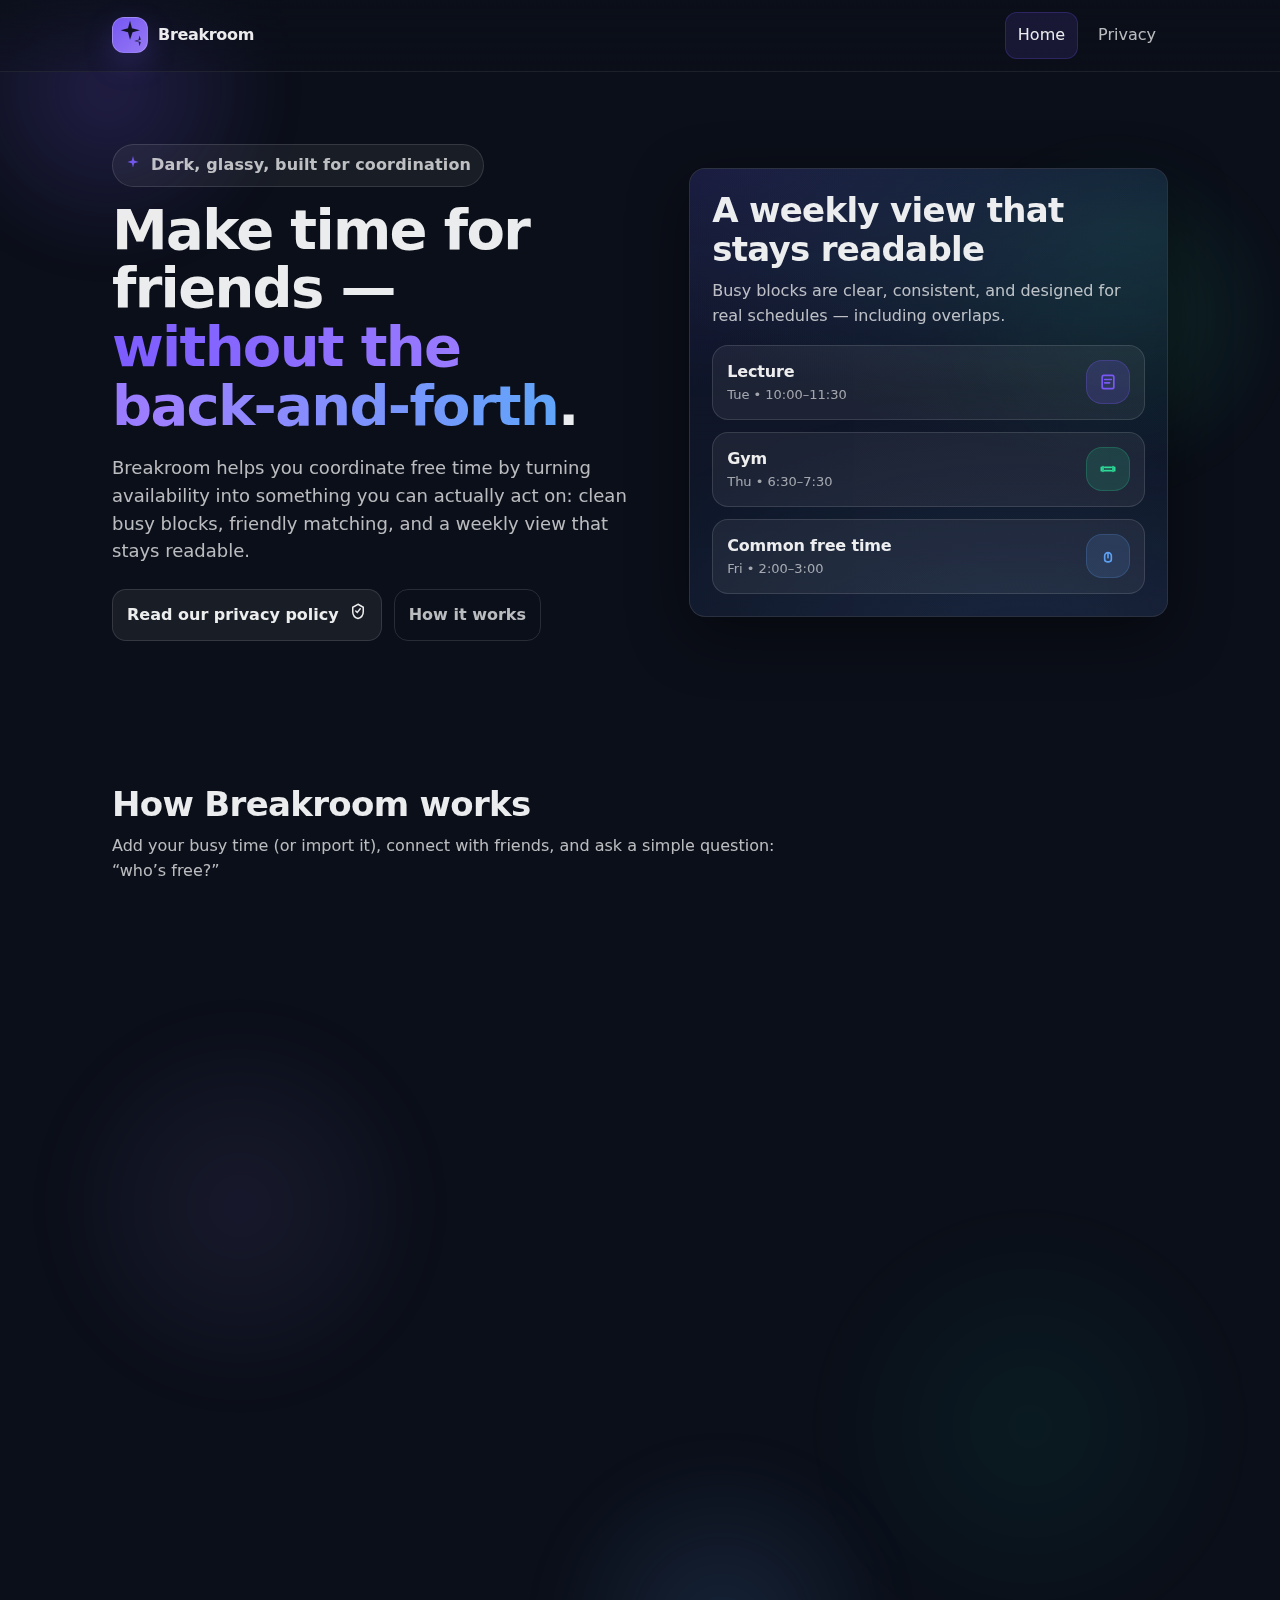
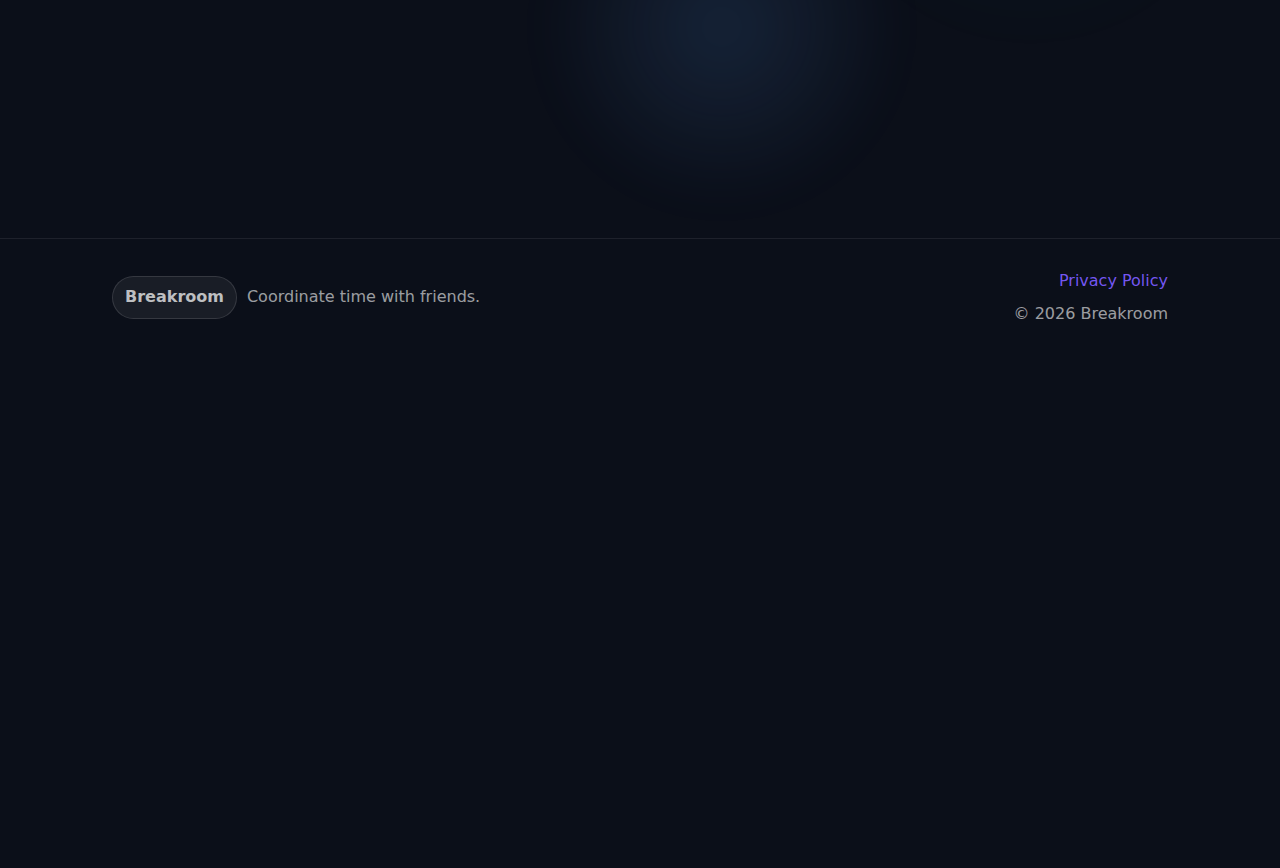
<file: docs/breakroom/index.html>
<!doctype html>
<html lang="en">
  <head>
    <meta charset="utf-8" />
    <meta name="viewport" content="width=device-width, initial-scale=1" />
    <meta name="theme-color" content="#0B0F19" />
    <title>Breakroom — Coordinate free time with friends</title>
    <meta
      name="description"
      content="Breakroom helps you coordinate time with friends by comparing availability. A dark, glassy timetable + matching experience built for speed and clarity."
    />

    <meta property="og:title" content="Breakroom" />
    <meta property="og:description" content="Coordinate free time with friends — quickly, beautifully, privately." />
    <meta property="og:type" content="website" />

    <link rel="stylesheet" href="./styles.css" />
  </head>
  <body class="bg-ambient">
    <a class="skip-link" href="#main">Skip to content</a>

    <header class="topbar" role="banner">
      <div class="container topbar-inner">
        <a class="brand" href="./index.html" aria-label="Breakroom home">
          <span class="brand-mark" aria-hidden="true">
            <!-- simple spark mark -->
            <svg viewBox="0 0 24 24" fill="none" aria-hidden="true">
              <path
                d="M12 2l1.4 5.2L19 8.6l-5.2 1.4L12 15.3 10.6 10 5.4 8.6l5.2-1.4L12 2Z"
                fill="rgba(11,15,25,0.95)"
              />
              <path
                d="M18.8 12.4l.8 3-3 .8 3 .8-.8 3-.8-3-3-.8 3-.8.8-3Z"
                fill="rgba(11,15,25,0.9)"
                opacity="0.9"
              />
            </svg>
          </span>
          <span class="brand-name">Breakroom</span>
        </a>

        <button class="nav-toggle" type="button" aria-controls="site-nav" data-nav-toggle>
          <span aria-hidden="true">
            <svg viewBox="0 0 24 24" fill="none">
              <path d="M4 7h16M4 12h16M4 17h16" stroke="currentColor" stroke-width="2" stroke-linecap="round" />
            </svg>
          </span>
          Menu
        </button>

        <nav class="nav" id="site-nav" aria-label="Primary navigation" data-nav data-open="false">
          <a href="./index.html" aria-current="page">Home</a>
          <a href="./privacy.html">Privacy</a>
        </nav>
      </div>
    </header>

    <main id="main">
      <section class="section">
        <div class="container grid-2">
          <div class="reveal">
            <span class="eyebrow">
              <span aria-hidden="true">
                <svg viewBox="0 0 24 24" fill="none" style="width: 16px; height: 16px">
                  <path
                    d="M12 3l1.8 6.6L20.4 12l-6.6 1.8L12 20.4l-1.8-6.6L3.6 12l6.6-2.4L12 3Z"
                    fill="rgba(124,92,255,0.9)"
                  />
                </svg>
              </span>
              Dark, glassy, built for coordination
            </span>
            <h1 class="h1">
              Make time for friends — <span class="gradient-text">without the back‑and‑forth</span>.
            </h1>
            <p class="lead">
              Breakroom helps you coordinate free time by turning availability into something you can actually act on:
              clean busy blocks, friendly matching, and a weekly view that stays readable.
            </p>

            <div class="actions">
              <a class="btn secondary" href="./privacy.html">
                Read our privacy policy
                <span aria-hidden="true">
                  <svg viewBox="0 0 24 24" fill="none" style="width: 18px; height: 18px">
                    <path
                      d="M12 3l7 4v6c0 5-3.5 8-7 9-3.5-1-7-4-7-9V7l7-4Z"
                      stroke="currentColor"
                      stroke-width="2"
                    />
                    <path d="M9 12l2 2 4-5" stroke="currentColor" stroke-width="2" stroke-linecap="round" />
                  </svg>
                </span>
              </a>
              <a class="btn ghost" href="#how-it-works">How it works</a>
            </div>
          </div>

          <div class="reveal">
            <div class="card card-pad">
              <h2 class="h2" style="margin-top: 0">A weekly view that stays readable</h2>
              <p class="muted" style="margin: 0">
                Busy blocks are clear, consistent, and designed for real schedules — including overlaps.
              </p>

              <div style="margin-top: 16px; display: grid; gap: 12px">
                <div class="card-soft" style="padding: 14px; border-radius: 16px">
                  <div style="display: flex; align-items: center; justify-content: space-between; gap: 12px">
                    <div>
                      <div style="font-weight: 700; letter-spacing: -0.01em">Lecture</div>
                      <div class="dim" style="font-size: 13px">Tue • 10:00–11:30</div>
                    </div>
                    <div
                      aria-hidden="true"
                      style="
                        width: 44px;
                        height: 44px;
                        border-radius: 16px;
                        background: rgba(124, 92, 255, 0.18);
                        border: 1px solid rgba(124, 92, 255, 0.25);
                        display: grid;
                        place-items: center;
                      "
                    >
                      <svg viewBox="0 0 24 24" fill="none" style="width: 20px; height: 20px; color: rgba(124, 92, 255, 0.95)">
                        <path
                          d="M7 4h10a2 2 0 0 1 2 2v12a2 2 0 0 1-2 2H7a2 2 0 0 1-2-2V6a2 2 0 0 1 2-2Z"
                          stroke="currentColor"
                          stroke-width="2"
                        />
                        <path d="M8 9h8M8 13h6" stroke="currentColor" stroke-width="2" stroke-linecap="round" />
                      </svg>
                    </div>
                  </div>
                </div>

                <div class="card-soft" style="padding: 14px; border-radius: 16px">
                  <div style="display: flex; align-items: center; justify-content: space-between; gap: 12px">
                    <div>
                      <div style="font-weight: 700; letter-spacing: -0.01em">Gym</div>
                      <div class="dim" style="font-size: 13px">Thu • 6:30–7:30</div>
                    </div>
                    <div
                      aria-hidden="true"
                      style="
                        width: 44px;
                        height: 44px;
                        border-radius: 16px;
                        background: rgba(46, 229, 157, 0.14);
                        border: 1px solid rgba(46, 229, 157, 0.2);
                        display: grid;
                        place-items: center;
                      "
                    >
                      <svg viewBox="0 0 24 24" fill="none" style="width: 20px; height: 20px; color: rgba(46, 229, 157, 0.95)">
                        <path
                          d="M6 9v6M18 9v6"
                          stroke="currentColor"
                          stroke-width="2"
                          stroke-linecap="round"
                        />
                        <path
                          d="M8 10h8M8 14h8"
                          stroke="currentColor"
                          stroke-width="2"
                          stroke-linecap="round"
                        />
                        <path
                          d="M4 10v4M20 10v4"
                          stroke="currentColor"
                          stroke-width="2"
                          stroke-linecap="round"
                        />
                      </svg>
                    </div>
                  </div>
                </div>

                <div class="card-soft" style="padding: 14px; border-radius: 16px">
                  <div style="display: flex; align-items: center; justify-content: space-between; gap: 12px">
                    <div>
                      <div style="font-weight: 700; letter-spacing: -0.01em">Common free time</div>
                      <div class="dim" style="font-size: 13px">Fri • 2:00–3:00</div>
                    </div>
                    <div
                      aria-hidden="true"
                      style="
                        width: 44px;
                        height: 44px;
                        border-radius: 16px;
                        background: rgba(96, 165, 250, 0.14);
                        border: 1px solid rgba(96, 165, 250, 0.2);
                        display: grid;
                        place-items: center;
                      "
                    >
                      <svg viewBox="0 0 24 24" fill="none" style="width: 20px; height: 20px; color: rgba(96, 165, 250, 0.95)">
                        <path
                          d="M8 12a4 4 0 1 1 8 0v4a3 3 0 0 1-3 3H11a3 3 0 0 1-3-3v-4Z"
                          stroke="currentColor"
                          stroke-width="2"
                        />
                        <path d="M12 9v5" stroke="currentColor" stroke-width="2" stroke-linecap="round" />
                      </svg>
                    </div>
                  </div>
                </div>
              </div>
            </div>
          </div>
        </div>
      </section>

      <section class="section" id="how-it-works">
        <div class="container">
          <div class="reveal">
            <h2 class="h2">How Breakroom works</h2>
            <p class="muted" style="margin: 0; max-width: 70ch">
              Add your busy time (or import it), connect with friends, and ask a simple question: “who’s free?”
            </p>
          </div>

          <div class="steps">
            <div class="card step reveal">
              <div class="card-pad">
                <div class="badge-num">1</div>
                <h3 class="h3">Set your timetable</h3>
                <p class="muted" style="margin: 0">
                  Create busy blocks with optional names and timezone support. Keep it minimal, keep it accurate.
                </p>
              </div>
            </div>
            <div class="card step reveal">
              <div class="card-pad">
                <div class="badge-num">2</div>
                <h3 class="h3">Add friends</h3>
                <p class="muted" style="margin: 0">
                  Send requests, accept, and manage connections. Matching only gets better as your circle grows.
                </p>
              </div>
            </div>
            <div class="card step reveal">
              <div class="card-pad">
                <div class="badge-num">3</div>
                <h3 class="h3">Find common time</h3>
                <p class="muted" style="margin: 0">
                  Pick a time range and see who’s free — with clear time windows you can actually schedule.
                </p>
              </div>
            </div>
          </div>
        </div>
      </section>

      <section class="section">
        <div class="container">
          <div class="reveal">
            <h2 class="h2">Features that feel like the app</h2>
            <p class="muted" style="margin: 0; max-width: 72ch">
              Dark surfaces, soft borders, and glass cards — with the UX focused on clarity and speed.
            </p>
          </div>

          <div class="feature-grid">
            <article class="card feature reveal">
              <div class="icon primary" aria-hidden="true">
                <svg viewBox="0 0 24 24" fill="none" style="color: rgba(124, 92, 255, 0.95)">
                  <path
                    d="M7 4h10a2 2 0 0 1 2 2v12a2 2 0 0 1-2 2H7a2 2 0 0 1-2-2V6a2 2 0 0 1 2-2Z"
                    stroke="currentColor"
                    stroke-width="2"
                  />
                  <path d="M8 9h8M8 13h6" stroke="currentColor" stroke-width="2" stroke-linecap="round" />
                </svg>
              </div>
              <h3 class="h3">Busy blocks</h3>
              <p class="muted" style="margin: 0">Named blocks, overlaps, and a weekly view that stays readable.</p>
            </article>

            <article class="card feature reveal">
              <div class="icon tertiary" aria-hidden="true">
                <svg viewBox="0 0 24 24" fill="none" style="color: rgba(96, 165, 250, 0.95)">
                  <path
                    d="M4 7h16M4 17h16M7 4v16M17 4v16"
                    stroke="currentColor"
                    stroke-width="2"
                    stroke-linecap="round"
                  />
                  <path d="M9.5 10h5v4h-5z" stroke="currentColor" stroke-width="2" />
                </svg>
              </div>
              <h3 class="h3">Weekly calendar grid</h3>
              <p class="muted" style="margin: 0">A fast visual overview of your week, designed for real schedules.</p>
            </article>

            <article class="card feature reveal">
              <div class="icon secondary" aria-hidden="true">
                <svg viewBox="0 0 24 24" fill="none" style="color: rgba(46, 229, 157, 0.95)">
                  <path
                    d="M16 11a4 4 0 1 0-8 0v1a4 4 0 0 0 8 0v-1Z"
                    stroke="currentColor"
                    stroke-width="2"
                  />
                  <path
                    d="M4 20a8 8 0 0 1 16 0"
                    stroke="currentColor"
                    stroke-width="2"
                    stroke-linecap="round"
                  />
                </svg>
              </div>
              <h3 class="h3">Friends & requests</h3>
              <p class="muted" style="margin: 0">Connect by email and keep matching to people you actually know.</p>
            </article>

            <article class="card feature reveal">
              <div class="icon primary" aria-hidden="true">
                <svg viewBox="0 0 24 24" fill="none" style="color: rgba(124, 92, 255, 0.95)">
                  <path
                    d="M12 22c5.5 0 10-4.5 10-10S17.5 2 12 2 2 6.5 2 12s4.5 10 10 10Z"
                    stroke="currentColor"
                    stroke-width="2"
                  />
                  <path d="M12 7v5l3 2" stroke="currentColor" stroke-width="2" stroke-linecap="round" />
                </svg>
              </div>
              <h3 class="h3">Free-time matching</h3>
              <p class="muted" style="margin: 0">Pick a range and get a clear answer: who’s free, and when.</p>
            </article>

            <article class="card feature reveal">
              <div class="icon tertiary" aria-hidden="true">
                <svg viewBox="0 0 24 24" fill="none" style="color: rgba(96, 165, 250, 0.95)">
                  <path
                    d="M14 2H6a2 2 0 0 0-2 2v16a2 2 0 0 0 2 2h12a2 2 0 0 0 2-2V8l-8-6Z"
                    stroke="currentColor"
                    stroke-width="2"
                  />
                  <path d="M14 2v6h8" stroke="currentColor" stroke-width="2" stroke-linecap="round" />
                  <path d="M8 13h8M8 17h6" stroke="currentColor" stroke-width="2" stroke-linecap="round" />
                </svg>
              </div>
              <h3 class="h3">.ics import</h3>
              <p class="muted" style="margin: 0">Upload a calendar file to extract busy time blocks—no manual entry.</p>
            </article>

            <article class="card feature reveal">
              <div class="icon secondary" aria-hidden="true">
                <svg viewBox="0 0 24 24" fill="none" style="color: rgba(46, 229, 157, 0.95)">
                  <path
                    d="M12 3l7 4v6c0 5-3.5 8-7 9-3.5-1-7-4-7-9V7l7-4Z"
                    stroke="currentColor"
                    stroke-width="2"
                  />
                  <path d="M9 12l2 2 4-5" stroke="currentColor" stroke-width="2" stroke-linecap="round" />
                </svg>
              </div>
              <h3 class="h3">Privacy-first posture</h3>
              <p class="muted" style="margin: 0">We aim to collect the minimum needed for core features.</p>
            </article>
          </div>
        </div>
      </section>
    </main>

    <footer>
      <div class="container footer-grid">
        <div>
          <div style="display: flex; gap: 10px; align-items: center; flex-wrap: wrap">
            <span class="pill">Breakroom</span>
            <span class="dim">Coordinate time with friends.</span>
          </div>
        </div>
        <div class="dim" style="text-align: right">
          <div><a class="link" href="./privacy.html">Privacy Policy</a></div>
          <div style="margin-top: 8px">© <span id="year"></span> Breakroom</div>
        </div>
      </div>
    </footer>

    <script src="./script.js"></script>
    <script>
      document.getElementById("year").textContent = String(new Date().getFullYear());
    </script>
  </body>
</html>
</file>
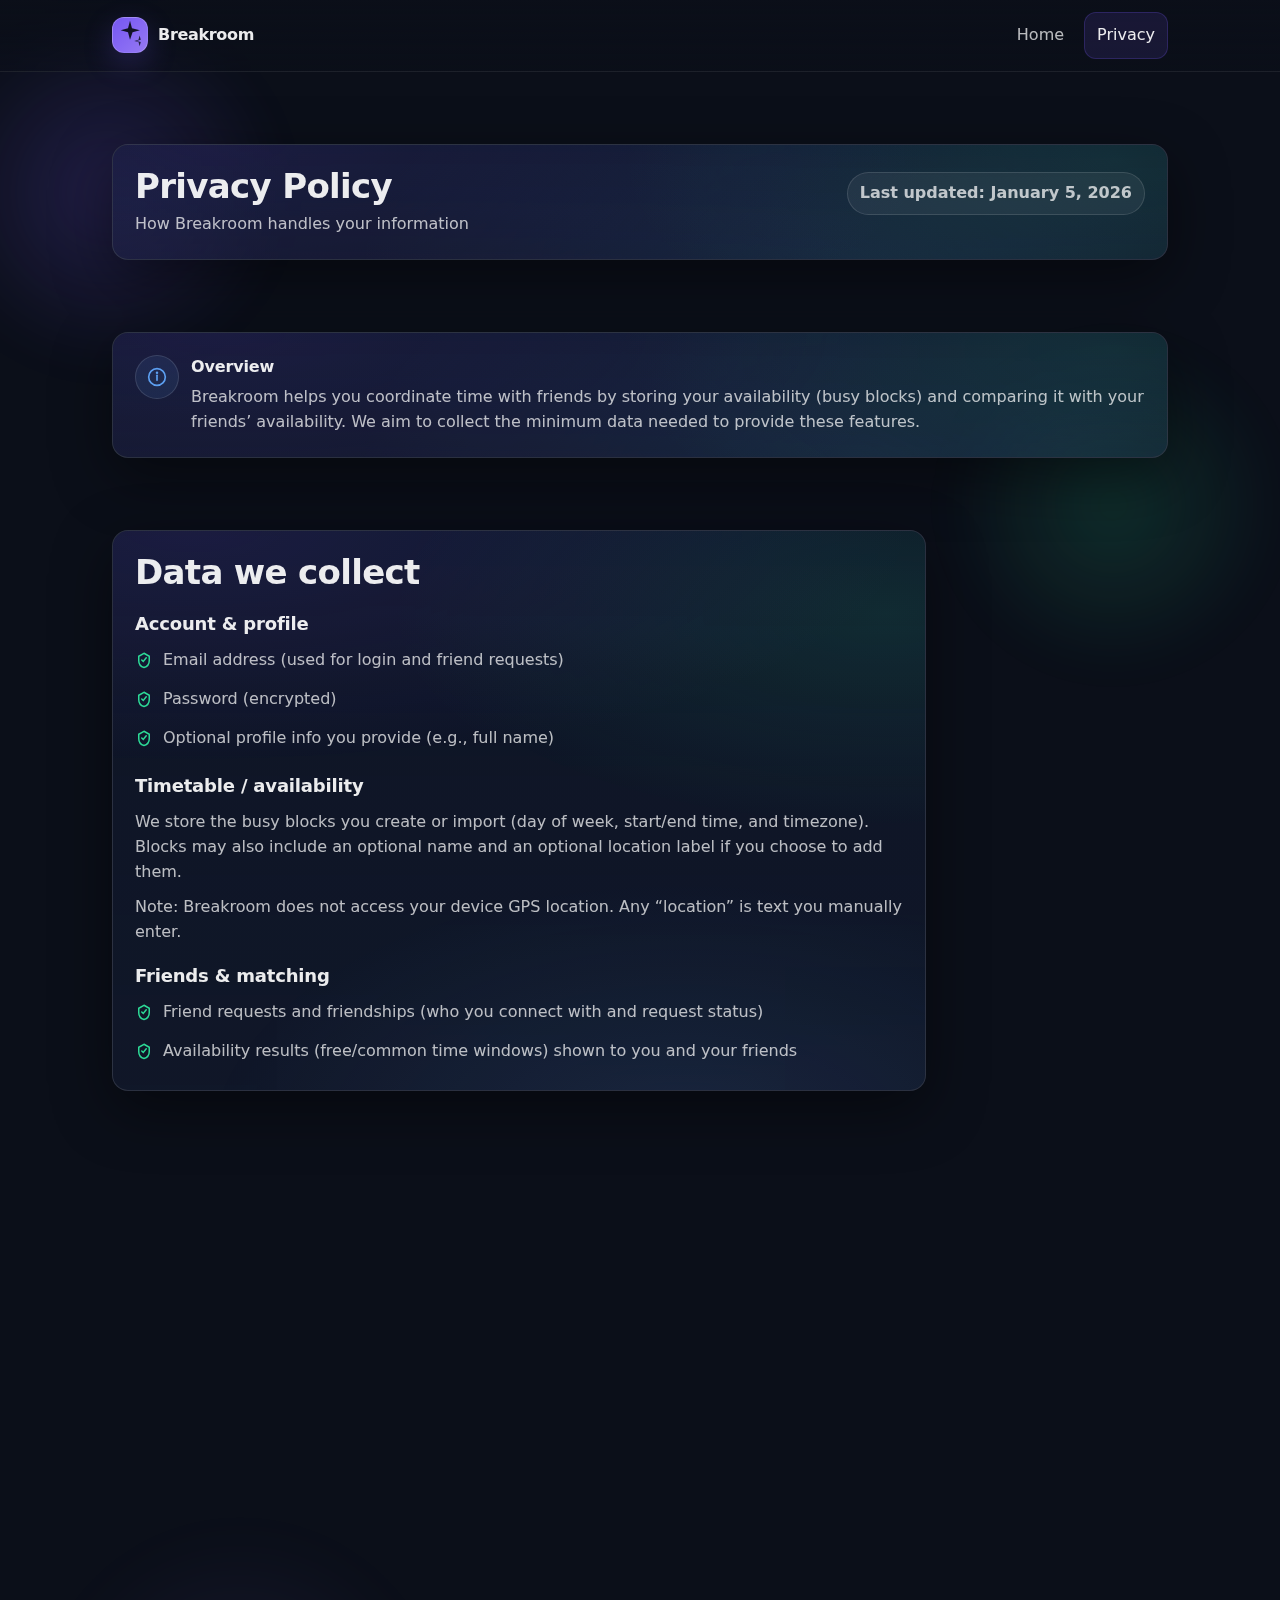
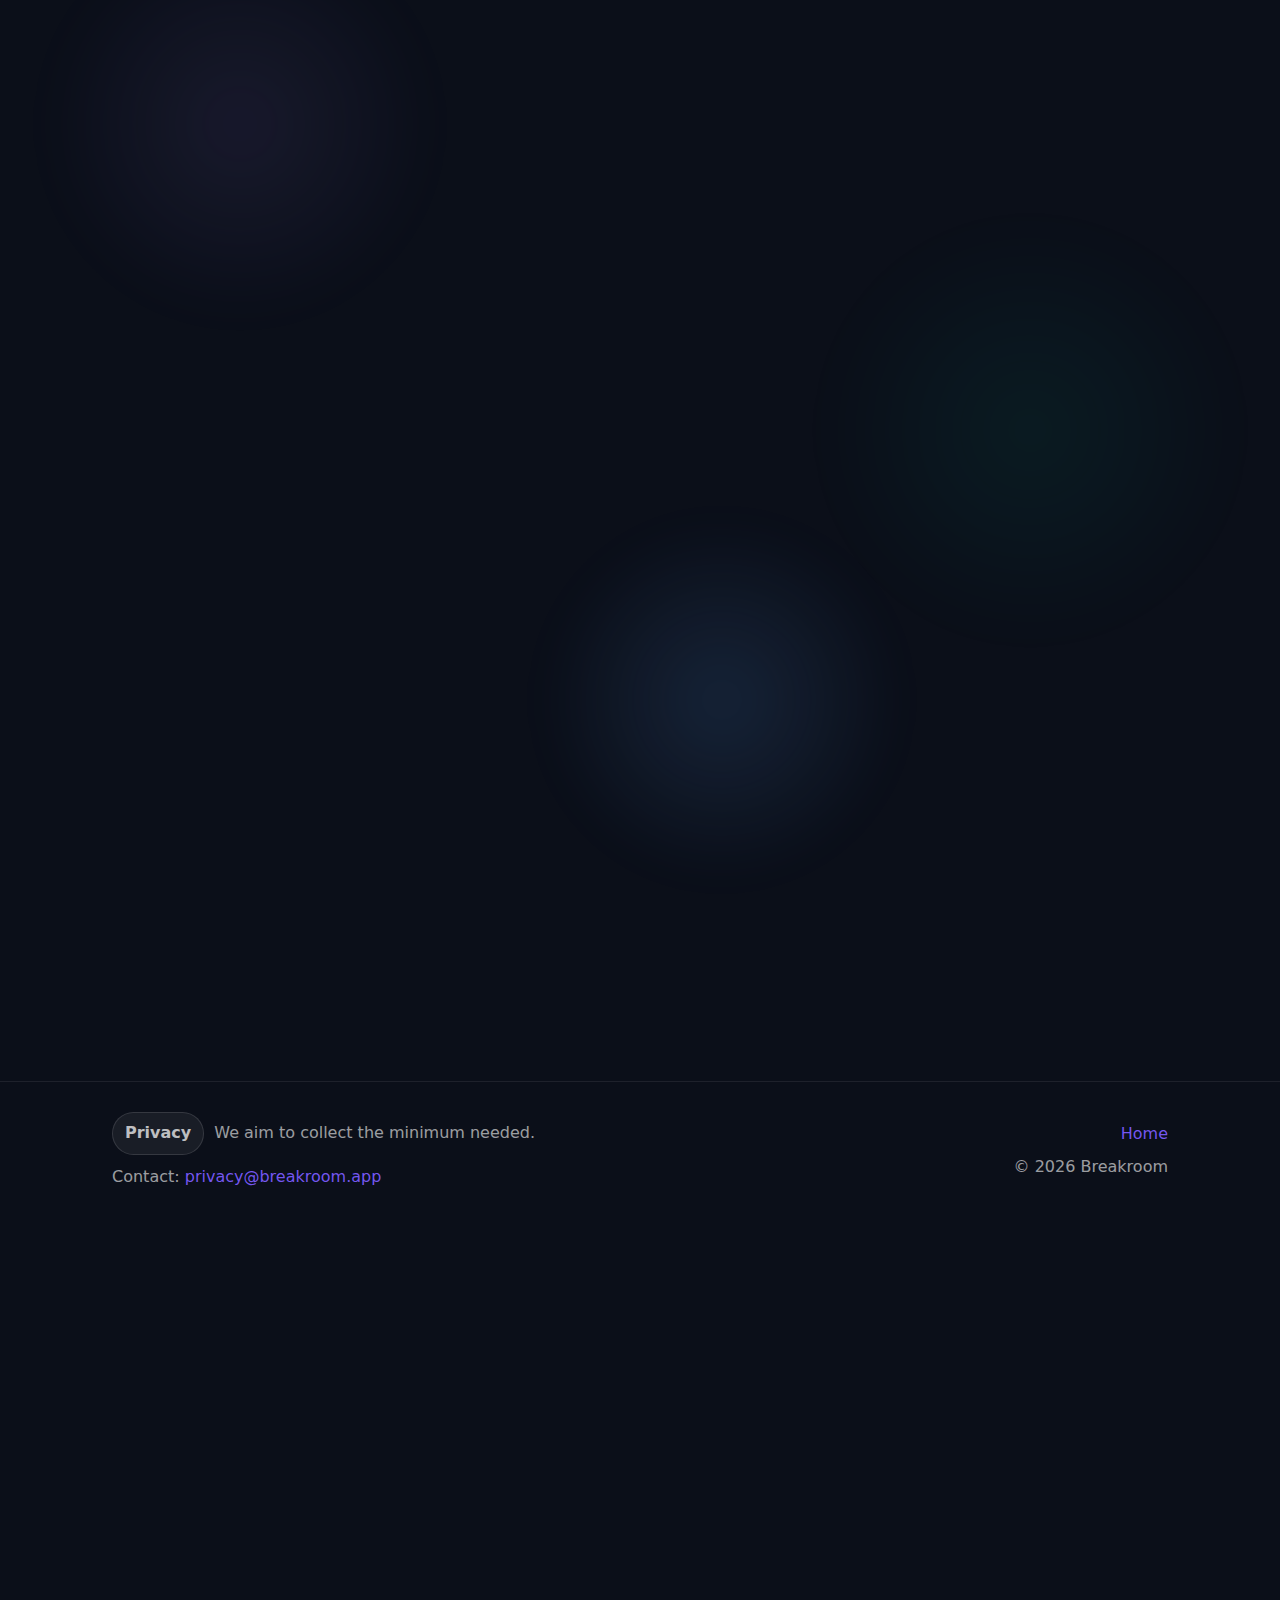
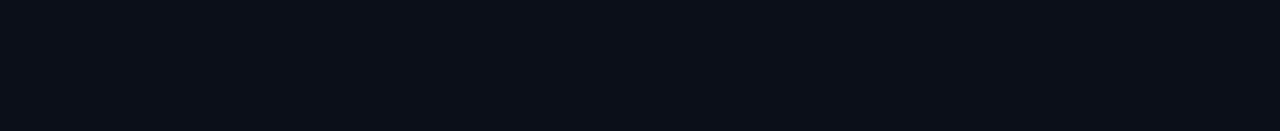
<file: docs/privacy.html>
<!doctype html>
<html lang="en">
  <head>
    <meta charset="utf-8" />
    <meta name="viewport" content="width=device-width, initial-scale=1" />
    <meta name="theme-color" content="#0B0F19" />
    <title>Breakroom — Privacy Policy</title>
    <meta name="description" content="Privacy Policy for Breakroom — how we handle your information." />

    <meta property="og:title" content="Breakroom — Privacy Policy" />
    <meta property="og:description" content="How Breakroom handles your information." />
    <meta property="og:type" content="website" />

    <link rel="stylesheet" href="./styles.css" />
  </head>
  <body class="bg-ambient">
    <a class="skip-link" href="#main">Skip to content</a>

    <header class="topbar" role="banner">
      <div class="container topbar-inner">
        <a class="brand" href="./index.html" aria-label="Breakroom home">
          <span class="brand-mark" aria-hidden="true">
            <svg viewBox="0 0 24 24" fill="none" aria-hidden="true">
              <path
                d="M12 2l1.4 5.2L19 8.6l-5.2 1.4L12 15.3 10.6 10 5.4 8.6l5.2-1.4L12 2Z"
                fill="rgba(11,15,25,0.95)"
              />
              <path
                d="M18.8 12.4l.8 3-3 .8 3 .8-.8 3-.8-3-3-.8 3-.8.8-3Z"
                fill="rgba(11,15,25,0.9)"
                opacity="0.9"
              />
            </svg>
          </span>
          <span class="brand-name">Breakroom</span>
        </a>

        <button class="nav-toggle" type="button" aria-controls="site-nav" data-nav-toggle>
          <span aria-hidden="true">
            <svg viewBox="0 0 24 24" fill="none">
              <path d="M4 7h16M4 12h16M4 17h16" stroke="currentColor" stroke-width="2" stroke-linecap="round" />
            </svg>
          </span>
          Menu
        </button>

        <nav class="nav" id="site-nav" aria-label="Primary navigation" data-nav data-open="false">
          <a href="./index.html">Home</a>
          <a href="./privacy.html" aria-current="page">Privacy</a>
        </nav>
      </div>
    </header>

    <main id="main" class="section">
      <div class="container">
        <div class="card card-pad reveal">
          <div style="display: flex; align-items: baseline; justify-content: space-between; gap: 14px; flex-wrap: wrap">
            <div>
              <h1 class="h2" style="margin: 0">Privacy Policy</h1>
              <p class="muted" style="margin: 6px 0 0">How Breakroom handles your information</p>
            </div>
            <span class="pill" title="Last updated">Last updated: January 5, 2026</span>
          </div>
        </div>

        <div class="section" style="padding-bottom: 0">
          <div class="card card-pad reveal">
            <div class="notice">
              <div class="notice-icon" aria-hidden="true">
                <svg viewBox="0 0 24 24" fill="none" style="width: 20px; height: 20px; color: rgba(96, 165, 250, 0.95)">
                  <path
                    d="M12 22c5.5 0 10-4.5 10-10S17.5 2 12 2 2 6.5 2 12s4.5 10 10 10Z"
                    stroke="currentColor"
                    stroke-width="2"
                  />
                  <path d="M12 10v6" stroke="currentColor" stroke-width="2" stroke-linecap="round" />
                  <path d="M12 7h.01" stroke="currentColor" stroke-width="3" stroke-linecap="round" />
                </svg>
              </div>
              <div>
                <div style="font-weight: 800; letter-spacing: -0.01em">Overview</div>
                <p class="muted" style="margin: 6px 0 0">
                  Breakroom helps you coordinate time with friends by storing your availability (busy blocks) and
                  comparing it with your friends’ availability. We aim to collect the minimum data needed to provide
                  these features.
                </p>
              </div>
            </div>
          </div>
        </div>

        <div class="section" style="padding-bottom: 0">
          <div class="card card-pad reveal prose">
            <h2 class="h2">Data we collect</h2>

            <h3 class="h3">Account &amp; profile</h3>
            <ul>
              <li class="bullet">
                <span aria-hidden="true">
                  <svg viewBox="0 0 24 24" fill="none" style="width: 18px; height: 18px; color: rgba(46, 229, 157, 0.95)">
                    <path
                      d="M12 3l7 4v6c0 5-3.5 8-7 9-3.5-1-7-4-7-9V7l7-4Z"
                      stroke="currentColor"
                      stroke-width="2"
                    />
                    <path d="M9 12l2 2 4-5" stroke="currentColor" stroke-width="2" stroke-linecap="round" />
                  </svg>
                </span>
                <span>Email address (used for login and friend requests)</span>
              </li>
              <li class="bullet">
                <span aria-hidden="true">
                  <svg viewBox="0 0 24 24" fill="none" style="width: 18px; height: 18px; color: rgba(46, 229, 157, 0.95)">
                    <path
                      d="M12 3l7 4v6c0 5-3.5 8-7 9-3.5-1-7-4-7-9V7l7-4Z"
                      stroke="currentColor"
                      stroke-width="2"
                    />
                    <path d="M9 12l2 2 4-5" stroke="currentColor" stroke-width="2" stroke-linecap="round" />
                  </svg>
                </span>
                <span>Password (encrypted)</span>
              </li>
              <li class="bullet">
                <span aria-hidden="true">
                  <svg viewBox="0 0 24 24" fill="none" style="width: 18px; height: 18px; color: rgba(46, 229, 157, 0.95)">
                    <path
                      d="M12 3l7 4v6c0 5-3.5 8-7 9-3.5-1-7-4-7-9V7l7-4Z"
                      stroke="currentColor"
                      stroke-width="2"
                    />
                    <path d="M9 12l2 2 4-5" stroke="currentColor" stroke-width="2" stroke-linecap="round" />
                  </svg>
                </span>
                <span>Optional profile info you provide (e.g., full name)</span>
              </li>
            </ul>

            <h3 class="h3">Timetable / availability</h3>
            <p>
              We store the busy blocks you create or import (day of week, start/end time, and timezone). Blocks may also
              include an optional name and an optional location label if you choose to add them.
            </p>
            <p class="dim">
              Note: Breakroom does not access your device GPS location. Any “location” is text you manually enter.
            </p>

            <h3 class="h3">Friends &amp; matching</h3>
            <ul>
              <li class="bullet">
                <span aria-hidden="true">
                  <svg viewBox="0 0 24 24" fill="none" style="width: 18px; height: 18px; color: rgba(46, 229, 157, 0.95)">
                    <path
                      d="M12 3l7 4v6c0 5-3.5 8-7 9-3.5-1-7-4-7-9V7l7-4Z"
                      stroke="currentColor"
                      stroke-width="2"
                    />
                    <path d="M9 12l2 2 4-5" stroke="currentColor" stroke-width="2" stroke-linecap="round" />
                  </svg>
                </span>
                <span>Friend requests and friendships (who you connect with and request status)</span>
              </li>
              <li class="bullet">
                <span aria-hidden="true">
                  <svg viewBox="0 0 24 24" fill="none" style="width: 18px; height: 18px; color: rgba(46, 229, 157, 0.95)">
                    <path
                      d="M12 3l7 4v6c0 5-3.5 8-7 9-3.5-1-7-4-7-9V7l7-4Z"
                      stroke="currentColor"
                      stroke-width="2"
                    />
                    <path d="M9 12l2 2 4-5" stroke="currentColor" stroke-width="2" stroke-linecap="round" />
                  </svg>
                </span>
                <span>Availability results (free/common time windows) shown to you and your friends</span>
              </li>
            </ul>
          </div>
        </div>

        <div class="section" style="padding-bottom: 0">
          <div class="card card-pad reveal prose">
            <h2 class="h2">Calendar import (.ics)</h2>
            <p>
              If you choose to import a calendar file, Breakroom uploads the selected .ics file to our server to parse it
              and extract busy time blocks. We use the file only for that import request and do not store the original
              .ics file after parsing.
            </p>
          </div>
        </div>

        <div class="section" style="padding-bottom: 0">
          <div class="card card-pad reveal prose">
            <h2 class="h2">How we use your data</h2>
            <ul>
              <li class="bullet">
                <span aria-hidden="true">
                  <svg viewBox="0 0 24 24" fill="none" style="width: 18px; height: 18px; color: rgba(46, 229, 157, 0.95)">
                    <path
                      d="M12 3l7 4v6c0 5-3.5 8-7 9-3.5-1-7-4-7-9V7l7-4Z"
                      stroke="currentColor"
                      stroke-width="2"
                    />
                    <path d="M9 12l2 2 4-5" stroke="currentColor" stroke-width="2" stroke-linecap="round" />
                  </svg>
                </span>
                <span>Provide core features (timetable, availability, matching)</span>
              </li>
              <li class="bullet">
                <span aria-hidden="true">
                  <svg viewBox="0 0 24 24" fill="none" style="width: 18px; height: 18px; color: rgba(46, 229, 157, 0.95)">
                    <path
                      d="M12 3l7 4v6c0 5-3.5 8-7 9-3.5-1-7-4-7-9V7l7-4Z"
                      stroke="currentColor"
                      stroke-width="2"
                    />
                    <path d="M9 12l2 2 4-5" stroke="currentColor" stroke-width="2" stroke-linecap="round" />
                  </svg>
                </span>
                <span>Authenticate you and secure your account</span>
              </li>
              <li class="bullet">
                <span aria-hidden="true">
                  <svg viewBox="0 0 24 24" fill="none" style="width: 18px; height: 18px; color: rgba(46, 229, 157, 0.95)">
                    <path
                      d="M12 3l7 4v6c0 5-3.5 8-7 9-3.5-1-7-4-7-9V7l7-4Z"
                      stroke="currentColor"
                      stroke-width="2"
                    />
                    <path d="M9 12l2 2 4-5" stroke="currentColor" stroke-width="2" stroke-linecap="round" />
                  </svg>
                </span>
                <span>Operate, maintain, and protect the service (abuse prevention, debugging)</span>
              </li>
            </ul>
          </div>
        </div>

        <div class="section" style="padding-bottom: 0">
          <div class="card card-pad reveal prose">
            <h2 class="h2">Sharing &amp; disclosure</h2>

            <h3 class="h3">What other users can see</h3>
            <ul>
              <li class="bullet">
                <span aria-hidden="true">
                  <svg viewBox="0 0 24 24" fill="none" style="width: 18px; height: 18px; color: rgba(46, 229, 157, 0.95)">
                    <path
                      d="M12 3l7 4v6c0 5-3.5 8-7 9-3.5-1-7-4-7-9V7l7-4Z"
                      stroke="currentColor"
                      stroke-width="2"
                    />
                    <path d="M9 12l2 2 4-5" stroke="currentColor" stroke-width="2" stroke-linecap="round" />
                  </svg>
                </span>
                <span>Your email may be visible to friends you connect with (used for friend requests/matching).</span>
              </li>
              <li class="bullet">
                <span aria-hidden="true">
                  <svg viewBox="0 0 24 24" fill="none" style="width: 18px; height: 18px; color: rgba(46, 229, 157, 0.95)">
                    <path
                      d="M12 3l7 4v6c0 5-3.5 8-7 9-3.5-1-7-4-7-9V7l7-4Z"
                      stroke="currentColor"
                      stroke-width="2"
                    />
                    <path d="M9 12l2 2 4-5" stroke="currentColor" stroke-width="2" stroke-linecap="round" />
                  </svg>
                </span>
                <span>Your availability (free/common time windows) can be shown to your friends for coordination.</span>
              </li>
            </ul>

            <h3 class="h3">Legal and safety</h3>
            <ul>
              <li class="bullet">
                <span aria-hidden="true">
                  <svg viewBox="0 0 24 24" fill="none" style="width: 18px; height: 18px; color: rgba(46, 229, 157, 0.95)">
                    <path
                      d="M12 3l7 4v6c0 5-3.5 8-7 9-3.5-1-7-4-7-9V7l7-4Z"
                      stroke="currentColor"
                      stroke-width="2"
                    />
                    <path d="M9 12l2 2 4-5" stroke="currentColor" stroke-width="2" stroke-linecap="round" />
                  </svg>
                </span>
                <span>We may disclose information if required by law or to protect users and the service.</span>
              </li>
            </ul>

            <p style="margin-top: 14px; font-weight: 800; color: rgba(124, 92, 255, 0.95)">
              We do not sell your personal information.
            </p>
          </div>
        </div>

        <div class="section" style="padding-bottom: 0">
          <div class="card card-pad reveal prose">
            <h2 class="h2">Your choices</h2>
            <ul>
              <li class="bullet">
                <span aria-hidden="true">
                  <svg viewBox="0 0 24 24" fill="none" style="width: 18px; height: 18px; color: rgba(46, 229, 157, 0.95)">
                    <path
                      d="M12 3l7 4v6c0 5-3.5 8-7 9-3.5-1-7-4-7-9V7l7-4Z"
                      stroke="currentColor"
                      stroke-width="2"
                    />
                    <path d="M9 12l2 2 4-5" stroke="currentColor" stroke-width="2" stroke-linecap="round" />
                  </svg>
                </span>
                <span>Update your profile and timetable anytime in the app.</span>
              </li>
              <li class="bullet">
                <span aria-hidden="true">
                  <svg viewBox="0 0 24 24" fill="none" style="width: 18px; height: 18px; color: rgba(46, 229, 157, 0.95)">
                    <path
                      d="M12 3l7 4v6c0 5-3.5 8-7 9-3.5-1-7-4-7-9V7l7-4Z"
                      stroke="currentColor"
                      stroke-width="2"
                    />
                    <path d="M9 12l2 2 4-5" stroke="currentColor" stroke-width="2" stroke-linecap="round" />
                  </svg>
                </span>
                <span>Pause matching visibility from within the app.</span>
              </li>
              <li class="bullet">
                <span aria-hidden="true">
                  <svg viewBox="0 0 24 24" fill="none" style="width: 18px; height: 18px; color: rgba(46, 229, 157, 0.95)">
                    <path
                      d="M12 3l7 4v6c0 5-3.5 8-7 9-3.5-1-7-4-7-9V7l7-4Z"
                      stroke="currentColor"
                      stroke-width="2"
                    />
                    <path d="M9 12l2 2 4-5" stroke="currentColor" stroke-width="2" stroke-linecap="round" />
                  </svg>
                </span>
                <span>
                  Delete your account: deleting currently deactivates your account (you can’t log in). To request full
                  data deletion, contact us.
                </span>
              </li>
            </ul>
          </div>
        </div>

        <div class="section">
          <div class="card card-pad reveal prose">
            <h2 class="h2">Contact</h2>
            <p class="muted" style="margin: 0">
              Questions about privacy? Contact us at
              <a class="link" href="mailto:privacy@breakroom.app">privacy@breakroom.app</a>.
            </p>
          </div>
        </div>
      </div>
    </main>

    <footer>
      <div class="container footer-grid">
        <div>
          <div style="display: flex; gap: 10px; align-items: center; flex-wrap: wrap">
            <span class="pill">Privacy</span>
            <span class="dim">We aim to collect the minimum needed.</span>
          </div>
          <div class="dim" style="margin-top: 10px">
            Contact: <a class="link" href="mailto:privacy@breakroom.app">privacy@breakroom.app</a>
          </div>
        </div>
        <div class="dim" style="text-align: right">
          <div><a class="link" href="./index.html">Home</a></div>
          <div style="margin-top: 8px">© <span id="year"></span> Breakroom</div>
        </div>
      </div>
    </footer>

    <script src="./script.js"></script>
    <script>
      document.getElementById("year").textContent = String(new Date().getFullYear());
    </script>
  </body>
</html>
</file>
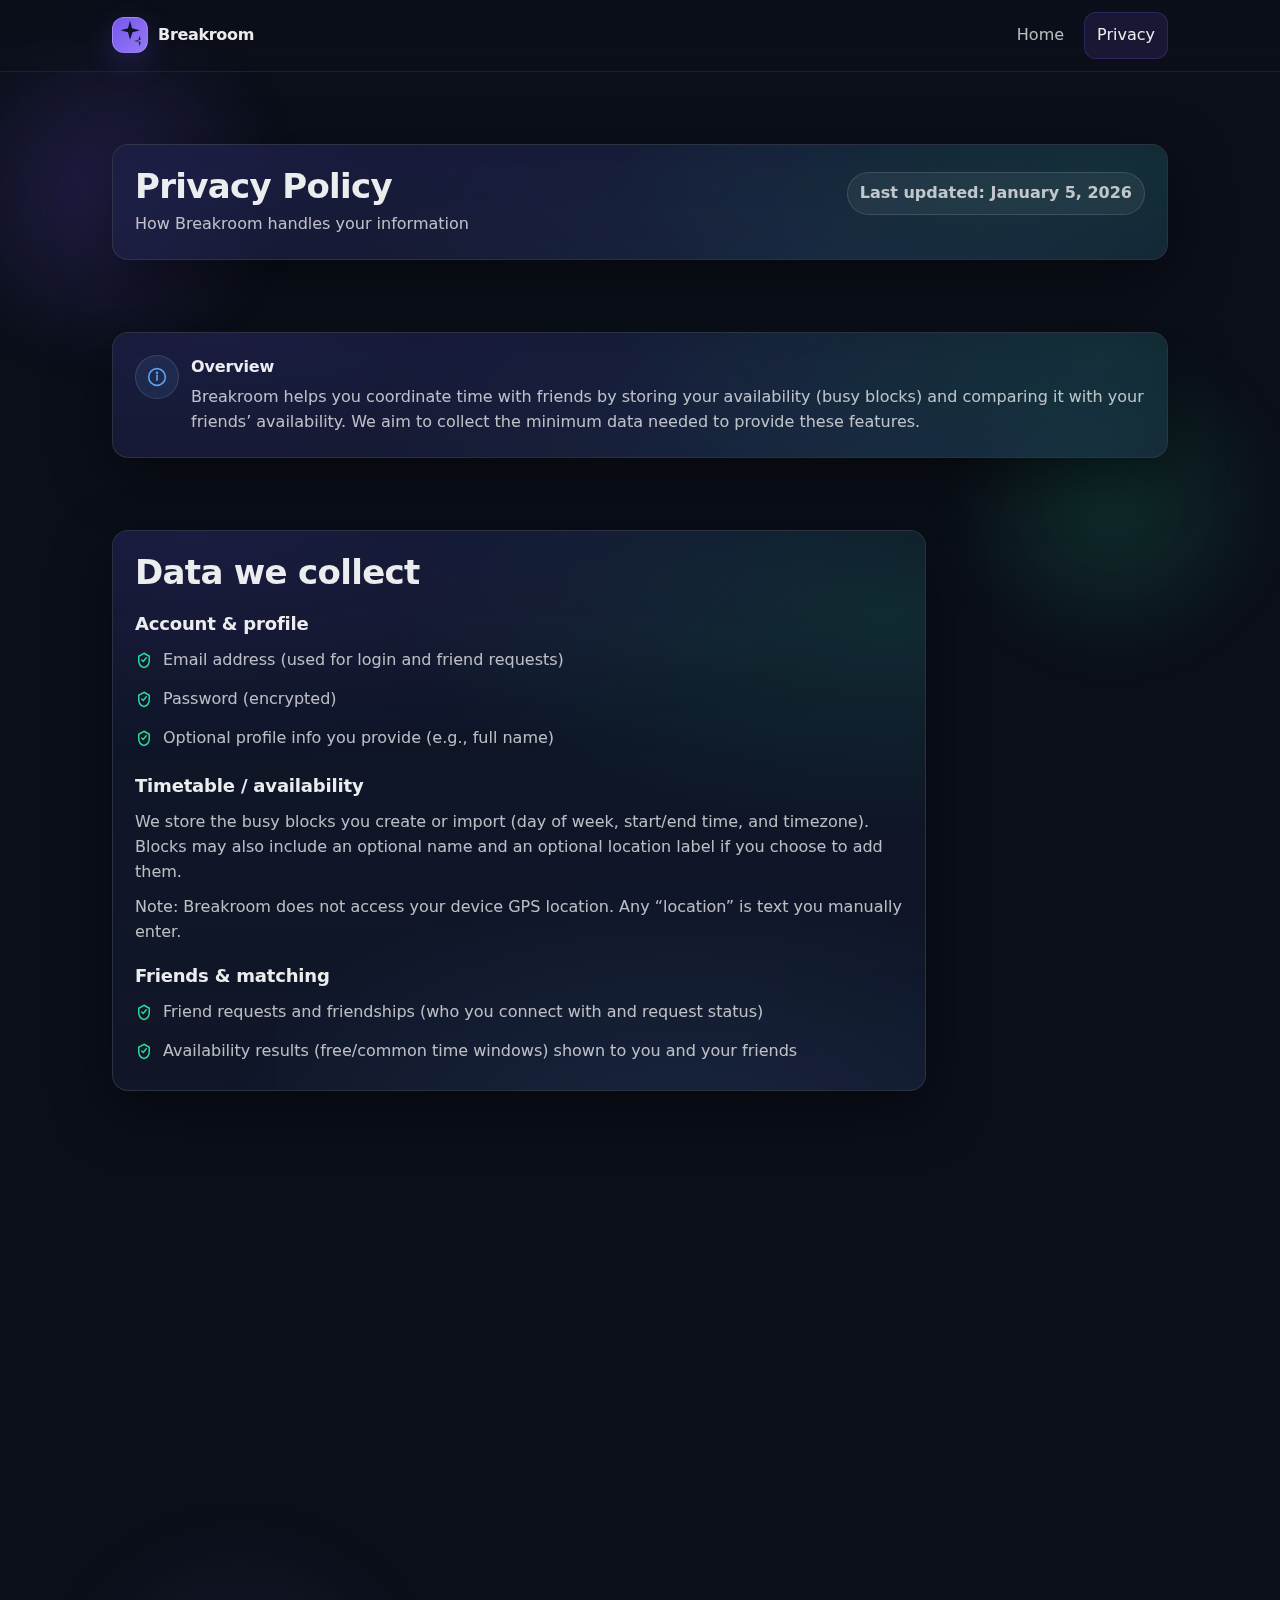
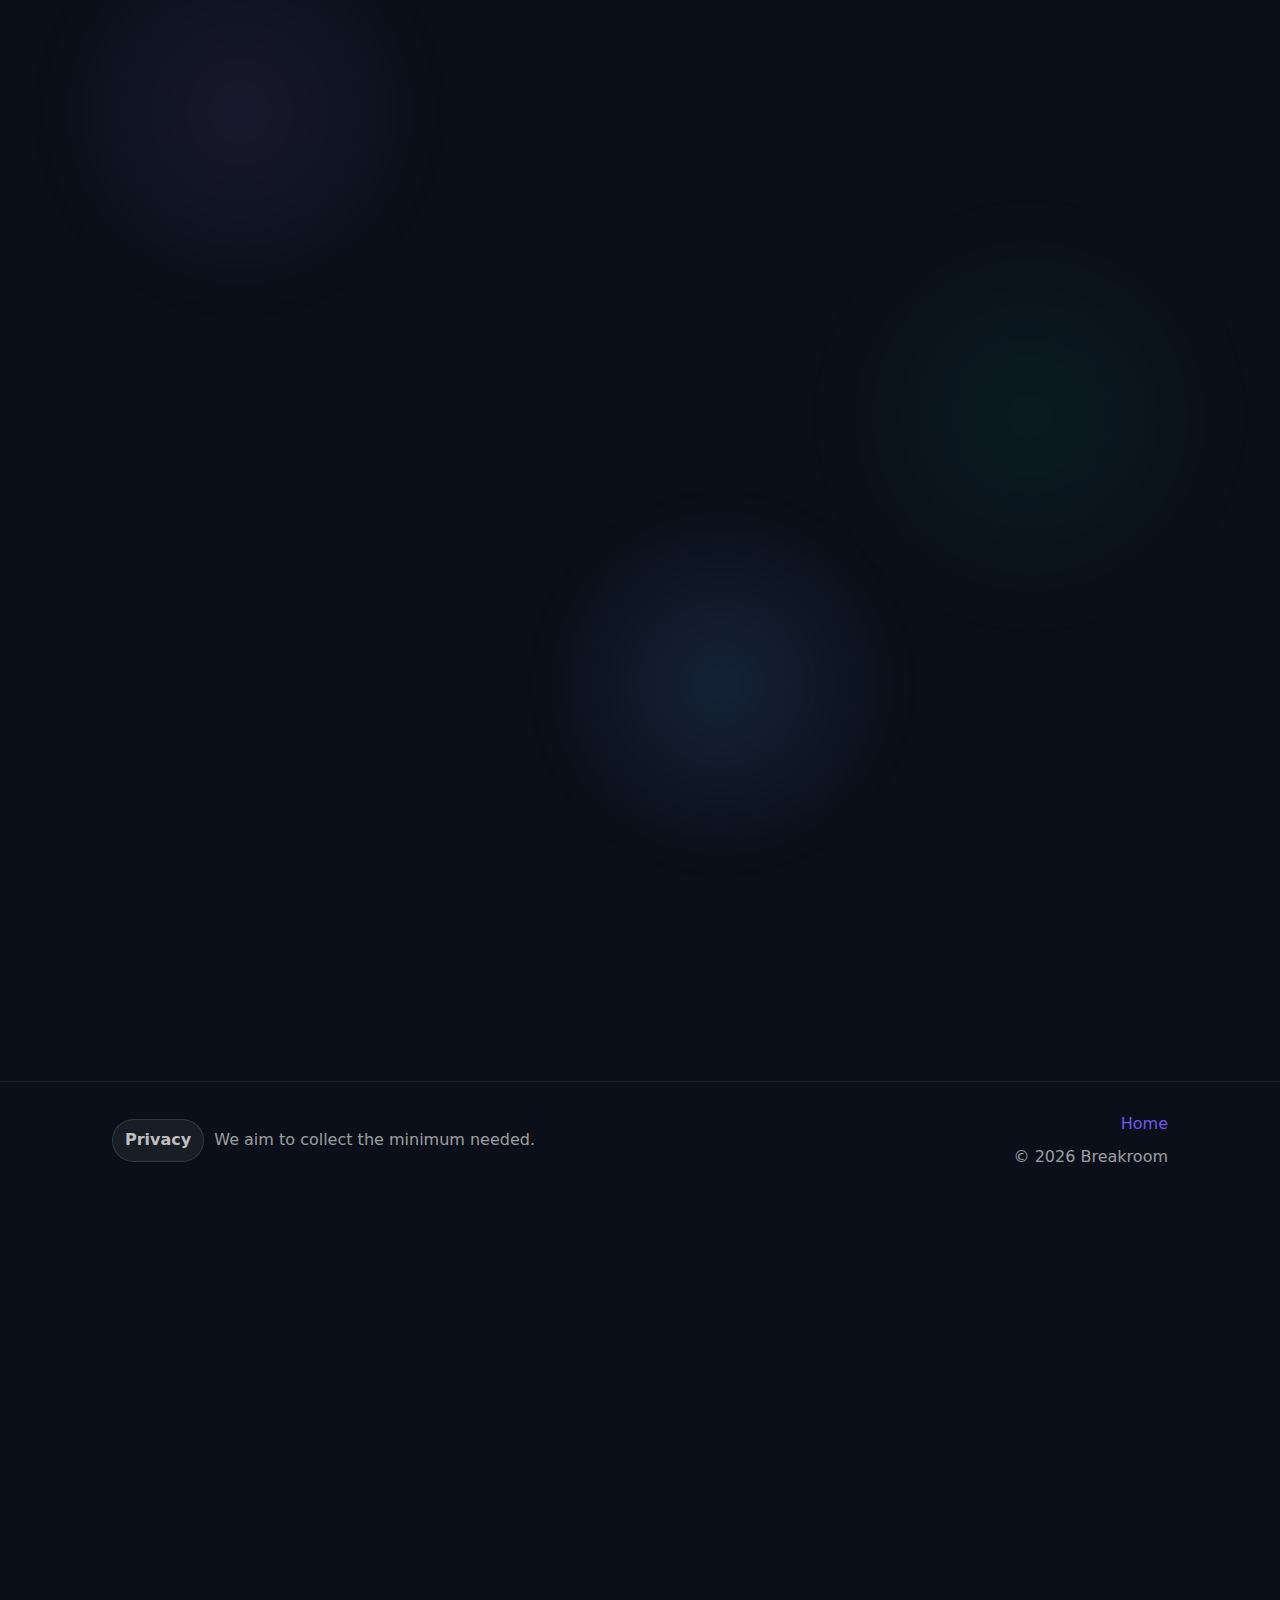
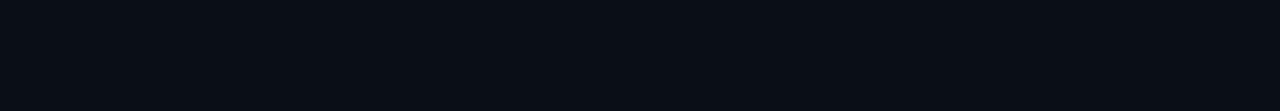
<file: docs/breakroom/privacy.html>
<!doctype html>
<html lang="en">
  <head>
    <meta charset="utf-8" />
    <meta name="viewport" content="width=device-width, initial-scale=1" />
    <meta name="theme-color" content="#0B0F19" />
    <title>Breakroom — Privacy Policy</title>
    <meta name="description" content="Privacy Policy for Breakroom — how we handle your information." />

    <meta property="og:title" content="Breakroom — Privacy Policy" />
    <meta property="og:description" content="How Breakroom handles your information." />
    <meta property="og:type" content="website" />

    <link rel="stylesheet" href="./styles.css" />
  </head>
  <body class="bg-ambient">
    <a class="skip-link" href="#main">Skip to content</a>

    <header class="topbar" role="banner">
      <div class="container topbar-inner">
        <a class="brand" href="./index.html" aria-label="Breakroom home">
          <span class="brand-mark" aria-hidden="true">
            <svg viewBox="0 0 24 24" fill="none" aria-hidden="true">
              <path
                d="M12 2l1.4 5.2L19 8.6l-5.2 1.4L12 15.3 10.6 10 5.4 8.6l5.2-1.4L12 2Z"
                fill="rgba(11,15,25,0.95)"
              />
              <path
                d="M18.8 12.4l.8 3-3 .8 3 .8-.8 3-.8-3-3-.8 3-.8.8-3Z"
                fill="rgba(11,15,25,0.9)"
                opacity="0.9"
              />
            </svg>
          </span>
          <span class="brand-name">Breakroom</span>
        </a>

        <button class="nav-toggle" type="button" aria-controls="site-nav" data-nav-toggle>
          <span aria-hidden="true">
            <svg viewBox="0 0 24 24" fill="none">
              <path d="M4 7h16M4 12h16M4 17h16" stroke="currentColor" stroke-width="2" stroke-linecap="round" />
            </svg>
          </span>
          Menu
        </button>

        <nav class="nav" id="site-nav" aria-label="Primary navigation" data-nav data-open="false">
          <a href="./index.html">Home</a>
          <a href="./privacy.html" aria-current="page">Privacy</a>
        </nav>
      </div>
    </header>

    <main id="main" class="section">
      <div class="container">
        <div class="card card-pad reveal">
          <div style="display: flex; align-items: baseline; justify-content: space-between; gap: 14px; flex-wrap: wrap">
            <div>
              <h1 class="h2" style="margin: 0">Privacy Policy</h1>
              <p class="muted" style="margin: 6px 0 0">How Breakroom handles your information</p>
            </div>
            <span class="pill" title="Last updated">Last updated: January 5, 2026</span>
          </div>
        </div>

        <div class="section" style="padding-bottom: 0">
          <div class="card card-pad reveal">
            <div class="notice">
              <div class="notice-icon" aria-hidden="true">
                <svg viewBox="0 0 24 24" fill="none" style="width: 20px; height: 20px; color: rgba(96, 165, 250, 0.95)">
                  <path
                    d="M12 22c5.5 0 10-4.5 10-10S17.5 2 12 2 2 6.5 2 12s4.5 10 10 10Z"
                    stroke="currentColor"
                    stroke-width="2"
                  />
                  <path d="M12 10v6" stroke="currentColor" stroke-width="2" stroke-linecap="round" />
                  <path d="M12 7h.01" stroke="currentColor" stroke-width="3" stroke-linecap="round" />
                </svg>
              </div>
              <div>
                <div style="font-weight: 800; letter-spacing: -0.01em">Overview</div>
                <p class="muted" style="margin: 6px 0 0">
                  Breakroom helps you coordinate time with friends by storing your availability (busy blocks) and
                  comparing it with your friends’ availability. We aim to collect the minimum data needed to provide
                  these features.
                </p>
              </div>
            </div>
          </div>
        </div>

        <div class="section" style="padding-bottom: 0">
          <div class="card card-pad reveal prose">
            <h2 class="h2">Data we collect</h2>

            <h3 class="h3">Account &amp; profile</h3>
            <ul>
              <li class="bullet">
                <span aria-hidden="true">
                  <svg viewBox="0 0 24 24" fill="none" style="width: 18px; height: 18px; color: rgba(46, 229, 157, 0.95)">
                    <path
                      d="M12 3l7 4v6c0 5-3.5 8-7 9-3.5-1-7-4-7-9V7l7-4Z"
                      stroke="currentColor"
                      stroke-width="2"
                    />
                    <path d="M9 12l2 2 4-5" stroke="currentColor" stroke-width="2" stroke-linecap="round" />
                  </svg>
                </span>
                <span>Email address (used for login and friend requests)</span>
              </li>
              <li class="bullet">
                <span aria-hidden="true">
                  <svg viewBox="0 0 24 24" fill="none" style="width: 18px; height: 18px; color: rgba(46, 229, 157, 0.95)">
                    <path
                      d="M12 3l7 4v6c0 5-3.5 8-7 9-3.5-1-7-4-7-9V7l7-4Z"
                      stroke="currentColor"
                      stroke-width="2"
                    />
                    <path d="M9 12l2 2 4-5" stroke="currentColor" stroke-width="2" stroke-linecap="round" />
                  </svg>
                </span>
                <span>Password (encrypted)</span>
              </li>
              <li class="bullet">
                <span aria-hidden="true">
                  <svg viewBox="0 0 24 24" fill="none" style="width: 18px; height: 18px; color: rgba(46, 229, 157, 0.95)">
                    <path
                      d="M12 3l7 4v6c0 5-3.5 8-7 9-3.5-1-7-4-7-9V7l7-4Z"
                      stroke="currentColor"
                      stroke-width="2"
                    />
                    <path d="M9 12l2 2 4-5" stroke="currentColor" stroke-width="2" stroke-linecap="round" />
                  </svg>
                </span>
                <span>Optional profile info you provide (e.g., full name)</span>
              </li>
            </ul>

            <h3 class="h3">Timetable / availability</h3>
            <p>
              We store the busy blocks you create or import (day of week, start/end time, and timezone). Blocks may also
              include an optional name and an optional location label if you choose to add them.
            </p>
            <p class="dim">
              Note: Breakroom does not access your device GPS location. Any “location” is text you manually enter.
            </p>

            <h3 class="h3">Friends &amp; matching</h3>
            <ul>
              <li class="bullet">
                <span aria-hidden="true">
                  <svg viewBox="0 0 24 24" fill="none" style="width: 18px; height: 18px; color: rgba(46, 229, 157, 0.95)">
                    <path
                      d="M12 3l7 4v6c0 5-3.5 8-7 9-3.5-1-7-4-7-9V7l7-4Z"
                      stroke="currentColor"
                      stroke-width="2"
                    />
                    <path d="M9 12l2 2 4-5" stroke="currentColor" stroke-width="2" stroke-linecap="round" />
                  </svg>
                </span>
                <span>Friend requests and friendships (who you connect with and request status)</span>
              </li>
              <li class="bullet">
                <span aria-hidden="true">
                  <svg viewBox="0 0 24 24" fill="none" style="width: 18px; height: 18px; color: rgba(46, 229, 157, 0.95)">
                    <path
                      d="M12 3l7 4v6c0 5-3.5 8-7 9-3.5-1-7-4-7-9V7l7-4Z"
                      stroke="currentColor"
                      stroke-width="2"
                    />
                    <path d="M9 12l2 2 4-5" stroke="currentColor" stroke-width="2" stroke-linecap="round" />
                  </svg>
                </span>
                <span>Availability results (free/common time windows) shown to you and your friends</span>
              </li>
            </ul>
          </div>
        </div>

        <div class="section" style="padding-bottom: 0">
          <div class="card card-pad reveal prose">
            <h2 class="h2">Calendar import (.ics)</h2>
            <p>
              If you choose to import a calendar file, Breakroom uploads the selected .ics file to our server to parse it
              and extract busy time blocks. We use the file only for that import request and do not store the original
              .ics file after parsing.
            </p>
          </div>
        </div>

        <div class="section" style="padding-bottom: 0">
          <div class="card card-pad reveal prose">
            <h2 class="h2">How we use your data</h2>
            <ul>
              <li class="bullet">
                <span aria-hidden="true">
                  <svg viewBox="0 0 24 24" fill="none" style="width: 18px; height: 18px; color: rgba(46, 229, 157, 0.95)">
                    <path
                      d="M12 3l7 4v6c0 5-3.5 8-7 9-3.5-1-7-4-7-9V7l7-4Z"
                      stroke="currentColor"
                      stroke-width="2"
                    />
                    <path d="M9 12l2 2 4-5" stroke="currentColor" stroke-width="2" stroke-linecap="round" />
                  </svg>
                </span>
                <span>Provide core features (timetable, availability, matching)</span>
              </li>
              <li class="bullet">
                <span aria-hidden="true">
                  <svg viewBox="0 0 24 24" fill="none" style="width: 18px; height: 18px; color: rgba(46, 229, 157, 0.95)">
                    <path
                      d="M12 3l7 4v6c0 5-3.5 8-7 9-3.5-1-7-4-7-9V7l7-4Z"
                      stroke="currentColor"
                      stroke-width="2"
                    />
                    <path d="M9 12l2 2 4-5" stroke="currentColor" stroke-width="2" stroke-linecap="round" />
                  </svg>
                </span>
                <span>Authenticate you and secure your account</span>
              </li>
              <li class="bullet">
                <span aria-hidden="true">
                  <svg viewBox="0 0 24 24" fill="none" style="width: 18px; height: 18px; color: rgba(46, 229, 157, 0.95)">
                    <path
                      d="M12 3l7 4v6c0 5-3.5 8-7 9-3.5-1-7-4-7-9V7l7-4Z"
                      stroke="currentColor"
                      stroke-width="2"
                    />
                    <path d="M9 12l2 2 4-5" stroke="currentColor" stroke-width="2" stroke-linecap="round" />
                  </svg>
                </span>
                <span>Operate, maintain, and protect the service (abuse prevention, debugging)</span>
              </li>
            </ul>
          </div>
        </div>

        <div class="section" style="padding-bottom: 0">
          <div class="card card-pad reveal prose">
            <h2 class="h2">Sharing &amp; disclosure</h2>

            <h3 class="h3">What other users can see</h3>
            <ul>
              <li class="bullet">
                <span aria-hidden="true">
                  <svg viewBox="0 0 24 24" fill="none" style="width: 18px; height: 18px; color: rgba(46, 229, 157, 0.95)">
                    <path
                      d="M12 3l7 4v6c0 5-3.5 8-7 9-3.5-1-7-4-7-9V7l7-4Z"
                      stroke="currentColor"
                      stroke-width="2"
                    />
                    <path d="M9 12l2 2 4-5" stroke="currentColor" stroke-width="2" stroke-linecap="round" />
                  </svg>
                </span>
                <span>Your email may be visible to friends you connect with (used for friend requests/matching).</span>
              </li>
              <li class="bullet">
                <span aria-hidden="true">
                  <svg viewBox="0 0 24 24" fill="none" style="width: 18px; height: 18px; color: rgba(46, 229, 157, 0.95)">
                    <path
                      d="M12 3l7 4v6c0 5-3.5 8-7 9-3.5-1-7-4-7-9V7l7-4Z"
                      stroke="currentColor"
                      stroke-width="2"
                    />
                    <path d="M9 12l2 2 4-5" stroke="currentColor" stroke-width="2" stroke-linecap="round" />
                  </svg>
                </span>
                <span>Your availability (free/common time windows) can be shown to your friends for coordination.</span>
              </li>
            </ul>

            <h3 class="h3">Legal and safety</h3>
            <ul>
              <li class="bullet">
                <span aria-hidden="true">
                  <svg viewBox="0 0 24 24" fill="none" style="width: 18px; height: 18px; color: rgba(46, 229, 157, 0.95)">
                    <path
                      d="M12 3l7 4v6c0 5-3.5 8-7 9-3.5-1-7-4-7-9V7l7-4Z"
                      stroke="currentColor"
                      stroke-width="2"
                    />
                    <path d="M9 12l2 2 4-5" stroke="currentColor" stroke-width="2" stroke-linecap="round" />
                  </svg>
                </span>
                <span>We may disclose information if required by law or to protect users and the service.</span>
              </li>
            </ul>

            <p style="margin-top: 14px; font-weight: 800; color: rgba(124, 92, 255, 0.95)">
              We do not sell your personal information.
            </p>
          </div>
        </div>

        <div class="section" style="padding-bottom: 0">
          <div class="card card-pad reveal prose">
            <h2 class="h2">Your choices</h2>
            <ul>
              <li class="bullet">
                <span aria-hidden="true">
                  <svg viewBox="0 0 24 24" fill="none" style="width: 18px; height: 18px; color: rgba(46, 229, 157, 0.95)">
                    <path
                      d="M12 3l7 4v6c0 5-3.5 8-7 9-3.5-1-7-4-7-9V7l7-4Z"
                      stroke="currentColor"
                      stroke-width="2"
                    />
                    <path d="M9 12l2 2 4-5" stroke="currentColor" stroke-width="2" stroke-linecap="round" />
                  </svg>
                </span>
                <span>Update your profile and timetable anytime in the app.</span>
              </li>
              <li class="bullet">
                <span aria-hidden="true">
                  <svg viewBox="0 0 24 24" fill="none" style="width: 18px; height: 18px; color: rgba(46, 229, 157, 0.95)">
                    <path
                      d="M12 3l7 4v6c0 5-3.5 8-7 9-3.5-1-7-4-7-9V7l7-4Z"
                      stroke="currentColor"
                      stroke-width="2"
                    />
                    <path d="M9 12l2 2 4-5" stroke="currentColor" stroke-width="2" stroke-linecap="round" />
                  </svg>
                </span>
                <span>Pause matching visibility from within the app.</span>
              </li>
              <li class="bullet">
                <span aria-hidden="true">
                  <svg viewBox="0 0 24 24" fill="none" style="width: 18px; height: 18px; color: rgba(46, 229, 157, 0.95)">
                    <path
                      d="M12 3l7 4v6c0 5-3.5 8-7 9-3.5-1-7-4-7-9V7l7-4Z"
                      stroke="currentColor"
                      stroke-width="2"
                    />
                    <path d="M9 12l2 2 4-5" stroke="currentColor" stroke-width="2" stroke-linecap="round" />
                  </svg>
                </span>
                <span>
                  Delete your account: deleting currently deactivates your account (you can’t log in). To request full
                  data deletion, contact us.
                </span>
              </li>
            </ul>
          </div>
        </div>

        <div class="section">
          <div class="card card-pad reveal prose">
            <h2 class="h2">Contact</h2>
            <p class="muted" style="margin: 0">
              Questions about privacy? Contact us at
              <a class="link" href="mailto:hello@softwareplayroom.com">hello@softwareplayroom.com</a>.
            </p>
          </div>
        </div>
      </div>
    </main>

    <footer>
      <div class="container footer-grid">
        <div>
          <div style="display: flex; gap: 10px; align-items: center; flex-wrap: wrap">
            <span class="pill">Privacy</span>
            <span class="dim">We aim to collect the minimum needed.</span>
          </div>
        </div>
        <div class="dim" style="text-align: right">
          <div><a class="link" href="./index.html">Home</a></div>
          <div style="margin-top: 8px">© <span id="year"></span> Breakroom</div>
        </div>
      </div>
    </footer>

    <script src="./script.js"></script>
    <script>
      document.getElementById("year").textContent = String(new Date().getFullYear());
    </script>
  </body>
</html>
</file>
<file: docs/breakroom/styles.css>
/* Breakroom marketing site — design tokens derived from front_end/src/theme/theme.ts */
:root {
  --primary: #7c5cff;
  --secondary: #2ee59d;
  --tertiary: #60a5fa;
  --bg: #0b0f19;
  --surface: #0f1629;
  --surface-variant: #141d33;
  --outline: #2a3554;
  --error: #ff4d6d;

  --text: rgba(255, 255, 255, 0.92);
  --muted: rgba(255, 255, 255, 0.72);
  --dim: rgba(255, 255, 255, 0.6);

  --radius: 16px;
  --radius-sm: 12px;

  /* spacing scale (xs..xxl) */
  --xs: 4px;
  --sm: 8px;
  --md: 16px;
  --lg: 24px;
  --xl: 32px;
  --xxl: 48px;

  --maxw: 1120px;

  /* glass (approx glassMorphism.medium) */
  --glass-bg: rgba(255, 255, 255, 0.08);
  --glass-border: rgba(255, 255, 255, 0.15);
  --glass-shadow: 0 18px 60px rgba(0, 0, 0, 0.45);

  /* motion */
  --ease-out: cubic-bezier(0.25, 0.46, 0.45, 0.94);
  --ease-in-out: cubic-bezier(0.4, 0, 0.2, 1);
  --fast: 200ms;
  --normal: 300ms;
  --slow: 500ms;
}

*,
*::before,
*::after {
  box-sizing: border-box;
}

html {
  color-scheme: dark;
  scroll-behavior: smooth;
}

@media (prefers-reduced-motion: reduce) {
  html {
    scroll-behavior: auto;
  }
}

body {
  margin: 0;
  font-family: ui-sans-serif, system-ui, -apple-system, Segoe UI, Roboto, Helvetica, Arial, "Apple Color Emoji",
    "Segoe UI Emoji";
  background: var(--bg);
  color: var(--text);
  line-height: 1.55;
}

/* Ambient background: layered gradients similar to app */
.bg-ambient {
  min-height: 100svh;
  position: relative;
  overflow-x: clip;
}

.bg-ambient::before,
.bg-ambient::after {
  content: "";
  position: absolute;
  inset: -40vmax;
  pointer-events: none;
  filter: blur(26px);
  opacity: 0.38;
  transform: translateZ(0);
}

.bg-ambient::before {
  background:
    radial-gradient(closest-side, rgba(124, 92, 255, 0.55), transparent 55%),
    radial-gradient(closest-side, rgba(46, 229, 157, 0.4), transparent 55%),
    radial-gradient(closest-side, rgba(96, 165, 250, 0.38), transparent 55%);
  background-position: 18% 12%, 78% 22%, 55% 78%;
  background-size: 50vmax 50vmax, 48vmax 48vmax, 52vmax 52vmax;
  background-repeat: no-repeat;
}

.bg-ambient::after {
  opacity: 0.26;
  background:
    radial-gradient(closest-side, rgba(167, 139, 250, 0.35), transparent 58%),
    radial-gradient(closest-side, rgba(0, 217, 181, 0.25), transparent 60%);
  background-position: 25% 60%, 75% 70%;
  background-size: 55vmax 55vmax, 58vmax 58vmax;
  background-repeat: no-repeat;
}

.container {
  width: 100%;
  max-width: var(--maxw);
  margin-inline: auto;
  padding-inline: clamp(var(--md), 4vw, var(--xl));
}

.skip-link {
  position: absolute;
  left: var(--md);
  top: var(--md);
  padding: 10px 12px;
  border-radius: 12px;
  background: rgba(0, 0, 0, 0.7);
  color: var(--text);
  border: 1px solid var(--outline);
  transform: translateY(-200%);
  transition: transform var(--fast) var(--ease-out);
  z-index: 1000;
}

.skip-link:focus {
  transform: translateY(0);
  outline: none;
  box-shadow: 0 0 0 3px rgba(124, 92, 255, 0.35);
}

/* Top nav */
.topbar {
  position: sticky;
  top: 0;
  z-index: 100;
  backdrop-filter: blur(12px);
  -webkit-backdrop-filter: blur(12px);
  background: linear-gradient(180deg, rgba(11, 15, 25, 0.72), rgba(11, 15, 25, 0.3));
  border-bottom: 1px solid rgba(255, 255, 255, 0.08);
}

.topbar-inner {
  display: flex;
  align-items: center;
  justify-content: space-between;
  gap: var(--md);
  padding-block: 12px;
}

.brand {
  display: inline-flex;
  align-items: center;
  gap: 10px;
  text-decoration: none;
  color: var(--text);
}

.brand-mark {
  width: 36px;
  height: 36px;
  border-radius: 12px;
  background: linear-gradient(135deg, rgba(124, 92, 255, 0.95), rgba(157, 127, 255, 0.95));
  box-shadow: 0 10px 30px rgba(124, 92, 255, 0.22);
  display: grid;
  place-items: center;
  border: 1px solid rgba(255, 255, 255, 0.18);
}

.brand-name {
  font-weight: 700;
  letter-spacing: -0.02em;
}

.nav {
  display: flex;
  align-items: center;
  gap: var(--sm);
}

.nav a {
  color: var(--muted);
  text-decoration: none;
  padding: 10px 12px;
  border-radius: 12px;
  transition: background var(--fast) var(--ease-out), color var(--fast) var(--ease-out);
}

.nav a:hover {
  color: var(--text);
  background: rgba(255, 255, 255, 0.06);
}

.nav a[aria-current="page"] {
  color: var(--text);
  background: rgba(124, 92, 255, 0.12);
  border: 1px solid rgba(124, 92, 255, 0.22);
}

.nav-toggle {
  display: none;
  border: 1px solid rgba(255, 255, 255, 0.12);
  background: rgba(255, 255, 255, 0.06);
  color: var(--text);
  border-radius: 12px;
  padding: 10px 12px;
  cursor: pointer;
}

.nav-toggle:focus-visible {
  outline: none;
  box-shadow: 0 0 0 3px rgba(124, 92, 255, 0.35);
}

@media (max-width: 720px) {
  .nav-toggle {
    display: inline-flex;
    align-items: center;
    justify-content: center;
    gap: 8px;
  }

  .nav {
    position: absolute;
    left: 0;
    right: 0;
    top: 100%;
    padding: 10px;
    background: rgba(11, 15, 25, 0.86);
    border-bottom: 1px solid rgba(255, 255, 255, 0.08);
    transform-origin: top;
    display: grid;
    gap: 8px;
  }

  .nav[data-open="false"] {
    display: none;
  }

  .nav a {
    padding: 12px;
  }
}

/* Typography */
.eyebrow {
  display: inline-flex;
  align-items: center;
  gap: 10px;
  padding: 8px 12px;
  border-radius: 999px;
  background: rgba(255, 255, 255, 0.06);
  border: 1px solid rgba(255, 255, 255, 0.12);
  color: var(--muted);
  font-weight: 600;
  letter-spacing: 0.01em;
}

.h1 {
  font-size: clamp(36px, 5.2vw, 56px);
  line-height: 1.05;
  margin: 14px 0 12px;
  letter-spacing: -0.03em;
}

.h2 {
  font-size: clamp(26px, 3.2vw, 34px);
  line-height: 1.15;
  margin: 0 0 10px;
  letter-spacing: -0.02em;
}

.h3 {
  font-size: 18px;
  margin: 0 0 6px;
  letter-spacing: -0.01em;
}

.lead {
  color: var(--muted);
  font-size: 18px;
  max-width: 62ch;
}

.muted {
  color: var(--muted);
}

.dim {
  color: var(--dim);
}

.gradient-text {
  background: linear-gradient(90deg, var(--primary), #9d7fff, var(--tertiary));
  -webkit-background-clip: text;
  background-clip: text;
  color: transparent;
}

/* Layout sections */
.section {
  padding-block: clamp(32px, 6vw, 72px);
}

.grid-2 {
  display: grid;
  grid-template-columns: 1.05fr 0.95fr;
  gap: clamp(var(--lg), 5vw, var(--xxl));
  align-items: center;
}

@media (max-width: 960px) {
  .grid-2 {
    grid-template-columns: 1fr;
  }
}

.actions {
  display: flex;
  flex-wrap: wrap;
  gap: 12px;
  margin-top: var(--lg);
}

.btn {
  display: inline-flex;
  align-items: center;
  justify-content: center;
  gap: 10px;
  padding: 12px 14px;
  border-radius: 14px;
  border: 1px solid transparent;
  font-weight: 650;
  text-decoration: none;
  transition: transform var(--fast) var(--ease-out), background var(--fast) var(--ease-out),
    border-color var(--fast) var(--ease-out);
  user-select: none;
  white-space: nowrap;
}

.btn:focus-visible {
  outline: none;
  box-shadow: 0 0 0 3px rgba(124, 92, 255, 0.35);
}

.btn:hover {
  transform: translateY(-1px);
}

.btn[aria-disabled="true"] {
  opacity: 0.62;
  cursor: not-allowed;
  pointer-events: none;
  transform: none;
}

.btn.primary {
  background: linear-gradient(135deg, rgba(124, 92, 255, 1), rgba(157, 127, 255, 1));
  color: #0b0f19;
  border-color: rgba(255, 255, 255, 0.18);
}

.btn.primary:hover {
  background: linear-gradient(135deg, rgba(124, 92, 255, 1), rgba(96, 165, 250, 1));
}

.btn.secondary {
  background: rgba(255, 255, 255, 0.06);
  border-color: rgba(255, 255, 255, 0.12);
  color: var(--text);
}

.btn.secondary:hover {
  border-color: rgba(255, 255, 255, 0.2);
  background: rgba(255, 255, 255, 0.08);
}

.btn.ghost {
  background: transparent;
  border-color: rgba(255, 255, 255, 0.12);
  color: var(--muted);
}

/* Glass cards */
.card {
  border-radius: var(--radius);
  background: linear-gradient(180deg, rgba(15, 22, 41, 0.82), rgba(20, 29, 51, 0.6));
  border: 1px solid rgba(255, 255, 255, 0.12);
  box-shadow: var(--glass-shadow);
  position: relative;
  overflow: hidden;
}

.card::before {
  content: "";
  position: absolute;
  inset: -2px;
  background:
    radial-gradient(1200px 400px at 10% 0%, rgba(124, 92, 255, 0.14), transparent 60%),
    radial-gradient(900px 400px at 95% 15%, rgba(46, 229, 157, 0.12), transparent 55%),
    radial-gradient(900px 500px at 70% 110%, rgba(96, 165, 250, 0.12), transparent 55%);
  opacity: 0.9;
  pointer-events: none;
}

.card > * {
  position: relative;
}

.card-pad {
  padding: clamp(16px, 2.4vw, 22px);
}

.card-soft {
  background: rgba(255, 255, 255, 0.06);
  border: 1px solid rgba(255, 255, 255, 0.12);
  border-radius: var(--radius);
}

.feature-grid {
  display: grid;
  grid-template-columns: repeat(3, minmax(0, 1fr));
  gap: 14px;
  margin-top: var(--lg);
}

@media (max-width: 980px) {
  .feature-grid {
    grid-template-columns: repeat(2, minmax(0, 1fr));
  }
}

@media (max-width: 620px) {
  .feature-grid {
    grid-template-columns: 1fr;
  }
}

.feature {
  padding: 16px;
}

.icon {
  width: 40px;
  height: 40px;
  border-radius: 14px;
  display: grid;
  place-items: center;
  border: 1px solid rgba(255, 255, 255, 0.12);
  background: rgba(255, 255, 255, 0.06);
  margin-bottom: 12px;
}

.icon svg {
  width: 20px;
  height: 20px;
}

.icon.primary {
  background: rgba(124, 92, 255, 0.12);
  border-color: rgba(124, 92, 255, 0.22);
}

.icon.secondary {
  background: rgba(46, 229, 157, 0.1);
  border-color: rgba(46, 229, 157, 0.2);
}

.icon.tertiary {
  background: rgba(96, 165, 250, 0.1);
  border-color: rgba(96, 165, 250, 0.2);
}

.kpi-row {
  display: grid;
  grid-template-columns: repeat(2, minmax(0, 1fr));
  gap: 12px;
  margin-top: 14px;
}

@media (max-width: 520px) {
  .kpi-row {
    grid-template-columns: 1fr;
  }
}

.kpi {
  padding: 14px;
  border-radius: 16px;
  border: 1px solid rgba(255, 255, 255, 0.12);
  background: rgba(255, 255, 255, 0.05);
}

.kpi strong {
  display: block;
  font-size: 20px;
  letter-spacing: -0.01em;
}

.kpi span {
  color: var(--muted);
  font-size: 13px;
}

.steps {
  display: grid;
  grid-template-columns: repeat(3, minmax(0, 1fr));
  gap: 14px;
  margin-top: var(--lg);
}

@media (max-width: 980px) {
  .steps {
    grid-template-columns: 1fr;
  }
}

.step {
  padding: 18px;
}

.badge-num {
  display: inline-flex;
  align-items: center;
  justify-content: center;
  width: 38px;
  height: 38px;
  border-radius: 14px;
  font-weight: 800;
  background: rgba(124, 92, 255, 0.14);
  border: 1px solid rgba(124, 92, 255, 0.22);
  margin-bottom: 10px;
}

.callout {
  display: grid;
  gap: 12px;
}

.callout strong {
  color: var(--text);
}

/* Privacy page */
.prose {
  max-width: 80ch;
}

.prose p {
  color: var(--muted);
  margin: 10px 0;
}

.prose h2 {
  margin: 0 0 10px;
}

.prose h3 {
  margin-top: 18px;
}

.prose ul {
  margin: 10px 0 0;
  padding-left: 0;
  list-style: none;
  display: grid;
  gap: 10px;
}

.bullet {
  display: grid;
  grid-template-columns: 18px 1fr;
  gap: 10px;
  align-items: start;
  color: var(--muted);
}

.bullet svg {
  margin-top: 3px;
}

.notice {
  display: grid;
  grid-template-columns: 44px 1fr;
  gap: 12px;
  align-items: start;
}

.notice-icon {
  width: 44px;
  height: 44px;
  border-radius: 22px;
  display: grid;
  place-items: center;
  border: 1px solid rgba(255, 255, 255, 0.12);
  background: rgba(96, 165, 250, 0.1);
}

.pill {
  display: inline-flex;
  align-items: center;
  gap: 8px;
  padding: 8px 12px;
  border-radius: 999px;
  border: 1px solid rgba(255, 255, 255, 0.12);
  background: rgba(255, 255, 255, 0.06);
  color: var(--muted);
  font-weight: 600;
}

.link {
  color: rgba(124, 92, 255, 0.95);
  text-decoration: none;
}

.link:hover {
  text-decoration: underline;
}

/* Footer */
footer {
  padding-block: 30px;
  border-top: 1px solid rgba(255, 255, 255, 0.08);
  color: var(--muted);
}

.footer-grid {
  display: grid;
  grid-template-columns: 1fr auto;
  align-items: center;
  gap: 14px;
}

@media (max-width: 720px) {
  .footer-grid {
    grid-template-columns: 1fr;
  }
}

/* Scroll reveal */
.reveal {
  opacity: 0;
  transform: translateY(10px);
  transition: opacity var(--slow) var(--ease-out), transform var(--slow) var(--ease-out);
}

.reveal.is-visible {
  opacity: 1;
  transform: translateY(0);
}

@media (prefers-reduced-motion: reduce) {
  .reveal {
    opacity: 1;
    transform: none;
    transition: none;
  }
}
</file>
<file: docs/styles.css>
/* Breakroom marketing site — design tokens derived from front_end/src/theme/theme.ts */
:root {
  --primary: #7c5cff;
  --secondary: #2ee59d;
  --tertiary: #60a5fa;
  --bg: #0b0f19;
  --surface: #0f1629;
  --surface-variant: #141d33;
  --outline: #2a3554;
  --error: #ff4d6d;

  --text: rgba(255, 255, 255, 0.92);
  --muted: rgba(255, 255, 255, 0.72);
  --dim: rgba(255, 255, 255, 0.6);

  --radius: 16px;
  --radius-sm: 12px;

  /* spacing scale (xs..xxl) */
  --xs: 4px;
  --sm: 8px;
  --md: 16px;
  --lg: 24px;
  --xl: 32px;
  --xxl: 48px;

  --maxw: 1120px;

  /* glass (approx glassMorphism.medium) */
  --glass-bg: rgba(255, 255, 255, 0.08);
  --glass-border: rgba(255, 255, 255, 0.15);
  --glass-shadow: 0 18px 60px rgba(0, 0, 0, 0.45);

  /* motion */
  --ease-out: cubic-bezier(0.25, 0.46, 0.45, 0.94);
  --ease-in-out: cubic-bezier(0.4, 0, 0.2, 1);
  --fast: 200ms;
  --normal: 300ms;
  --slow: 500ms;
}

*,
*::before,
*::after {
  box-sizing: border-box;
}

html {
  color-scheme: dark;
  scroll-behavior: smooth;
}

@media (prefers-reduced-motion: reduce) {
  html {
    scroll-behavior: auto;
  }
}

body {
  margin: 0;
  font-family: ui-sans-serif, system-ui, -apple-system, Segoe UI, Roboto, Helvetica, Arial, "Apple Color Emoji",
    "Segoe UI Emoji";
  background: var(--bg);
  color: var(--text);
  line-height: 1.55;
}

/* Ambient background: layered gradients similar to app */
.bg-ambient {
  min-height: 100svh;
  position: relative;
  overflow-x: clip;
}

.bg-ambient::before,
.bg-ambient::after {
  content: "";
  position: absolute;
  inset: -40vmax;
  pointer-events: none;
  filter: blur(26px);
  opacity: 0.38;
  transform: translateZ(0);
}

.bg-ambient::before {
  background:
    radial-gradient(closest-side, rgba(124, 92, 255, 0.55), transparent 55%),
    radial-gradient(closest-side, rgba(46, 229, 157, 0.4), transparent 55%),
    radial-gradient(closest-side, rgba(96, 165, 250, 0.38), transparent 55%);
  background-position: 18% 12%, 78% 22%, 55% 78%;
  background-size: 50vmax 50vmax, 48vmax 48vmax, 52vmax 52vmax;
  background-repeat: no-repeat;
}

.bg-ambient::after {
  opacity: 0.26;
  background:
    radial-gradient(closest-side, rgba(167, 139, 250, 0.35), transparent 58%),
    radial-gradient(closest-side, rgba(0, 217, 181, 0.25), transparent 60%);
  background-position: 25% 60%, 75% 70%;
  background-size: 55vmax 55vmax, 58vmax 58vmax;
  background-repeat: no-repeat;
}

.container {
  width: 100%;
  max-width: var(--maxw);
  margin-inline: auto;
  padding-inline: clamp(var(--md), 4vw, var(--xl));
}

.skip-link {
  position: absolute;
  left: var(--md);
  top: var(--md);
  padding: 10px 12px;
  border-radius: 12px;
  background: rgba(0, 0, 0, 0.7);
  color: var(--text);
  border: 1px solid var(--outline);
  transform: translateY(-200%);
  transition: transform var(--fast) var(--ease-out);
  z-index: 1000;
}

.skip-link:focus {
  transform: translateY(0);
  outline: none;
  box-shadow: 0 0 0 3px rgba(124, 92, 255, 0.35);
}

/* Top nav */
.topbar {
  position: sticky;
  top: 0;
  z-index: 100;
  backdrop-filter: blur(12px);
  -webkit-backdrop-filter: blur(12px);
  background: linear-gradient(180deg, rgba(11, 15, 25, 0.72), rgba(11, 15, 25, 0.3));
  border-bottom: 1px solid rgba(255, 255, 255, 0.08);
}

.topbar-inner {
  display: flex;
  align-items: center;
  justify-content: space-between;
  gap: var(--md);
  padding-block: 12px;
}

.brand {
  display: inline-flex;
  align-items: center;
  gap: 10px;
  text-decoration: none;
  color: var(--text);
}

.brand-mark {
  width: 36px;
  height: 36px;
  border-radius: 12px;
  background: linear-gradient(135deg, rgba(124, 92, 255, 0.95), rgba(157, 127, 255, 0.95));
  box-shadow: 0 10px 30px rgba(124, 92, 255, 0.22);
  display: grid;
  place-items: center;
  border: 1px solid rgba(255, 255, 255, 0.18);
}

.brand-name {
  font-weight: 700;
  letter-spacing: -0.02em;
}

.nav {
  display: flex;
  align-items: center;
  gap: var(--sm);
}

.nav a {
  color: var(--muted);
  text-decoration: none;
  padding: 10px 12px;
  border-radius: 12px;
  transition: background var(--fast) var(--ease-out), color var(--fast) var(--ease-out);
}

.nav a:hover {
  color: var(--text);
  background: rgba(255, 255, 255, 0.06);
}

.nav a[aria-current="page"] {
  color: var(--text);
  background: rgba(124, 92, 255, 0.12);
  border: 1px solid rgba(124, 92, 255, 0.22);
}

.nav-toggle {
  display: none;
  border: 1px solid rgba(255, 255, 255, 0.12);
  background: rgba(255, 255, 255, 0.06);
  color: var(--text);
  border-radius: 12px;
  padding: 10px 12px;
  cursor: pointer;
}

.nav-toggle:focus-visible {
  outline: none;
  box-shadow: 0 0 0 3px rgba(124, 92, 255, 0.35);
}

@media (max-width: 720px) {
  .nav-toggle {
    display: inline-flex;
    align-items: center;
    justify-content: center;
    gap: 8px;
  }

  .nav {
    position: absolute;
    left: 0;
    right: 0;
    top: 100%;
    padding: 10px;
    background: rgba(11, 15, 25, 0.86);
    border-bottom: 1px solid rgba(255, 255, 255, 0.08);
    transform-origin: top;
    display: grid;
    gap: 8px;
  }

  .nav[data-open="false"] {
    display: none;
  }

  .nav a {
    padding: 12px;
  }
}

/* Typography */
.eyebrow {
  display: inline-flex;
  align-items: center;
  gap: 10px;
  padding: 8px 12px;
  border-radius: 999px;
  background: rgba(255, 255, 255, 0.06);
  border: 1px solid rgba(255, 255, 255, 0.12);
  color: var(--muted);
  font-weight: 600;
  letter-spacing: 0.01em;
}

.h1 {
  font-size: clamp(36px, 5.2vw, 56px);
  line-height: 1.05;
  margin: 14px 0 12px;
  letter-spacing: -0.03em;
}

.h2 {
  font-size: clamp(26px, 3.2vw, 34px);
  line-height: 1.15;
  margin: 0 0 10px;
  letter-spacing: -0.02em;
}

.h3 {
  font-size: 18px;
  margin: 0 0 6px;
  letter-spacing: -0.01em;
}

.lead {
  color: var(--muted);
  font-size: 18px;
  max-width: 62ch;
}

.muted {
  color: var(--muted);
}

.dim {
  color: var(--dim);
}

.gradient-text {
  background: linear-gradient(90deg, var(--primary), #9d7fff, var(--tertiary));
  -webkit-background-clip: text;
  background-clip: text;
  color: transparent;
}

/* Layout sections */
.section {
  padding-block: clamp(32px, 6vw, 72px);
}

.grid-2 {
  display: grid;
  grid-template-columns: 1.05fr 0.95fr;
  gap: clamp(var(--lg), 5vw, var(--xxl));
  align-items: center;
}

@media (max-width: 960px) {
  .grid-2 {
    grid-template-columns: 1fr;
  }
}

.actions {
  display: flex;
  flex-wrap: wrap;
  gap: 12px;
  margin-top: var(--lg);
}

.btn {
  display: inline-flex;
  align-items: center;
  justify-content: center;
  gap: 10px;
  padding: 12px 14px;
  border-radius: 14px;
  border: 1px solid transparent;
  font-weight: 650;
  text-decoration: none;
  transition: transform var(--fast) var(--ease-out), background var(--fast) var(--ease-out),
    border-color var(--fast) var(--ease-out);
  user-select: none;
  white-space: nowrap;
}

.btn:focus-visible {
  outline: none;
  box-shadow: 0 0 0 3px rgba(124, 92, 255, 0.35);
}

.btn:hover {
  transform: translateY(-1px);
}

.btn[aria-disabled="true"] {
  opacity: 0.62;
  cursor: not-allowed;
  pointer-events: none;
  transform: none;
}

.btn.primary {
  background: linear-gradient(135deg, rgba(124, 92, 255, 1), rgba(157, 127, 255, 1));
  color: #0b0f19;
  border-color: rgba(255, 255, 255, 0.18);
}

.btn.primary:hover {
  background: linear-gradient(135deg, rgba(124, 92, 255, 1), rgba(96, 165, 250, 1));
}

.btn.secondary {
  background: rgba(255, 255, 255, 0.06);
  border-color: rgba(255, 255, 255, 0.12);
  color: var(--text);
}

.btn.secondary:hover {
  border-color: rgba(255, 255, 255, 0.2);
  background: rgba(255, 255, 255, 0.08);
}

.btn.ghost {
  background: transparent;
  border-color: rgba(255, 255, 255, 0.12);
  color: var(--muted);
}

/* Glass cards */
.card {
  border-radius: var(--radius);
  background: linear-gradient(180deg, rgba(15, 22, 41, 0.82), rgba(20, 29, 51, 0.6));
  border: 1px solid rgba(255, 255, 255, 0.12);
  box-shadow: var(--glass-shadow);
  position: relative;
  overflow: hidden;
}

.card::before {
  content: "";
  position: absolute;
  inset: -2px;
  background:
    radial-gradient(1200px 400px at 10% 0%, rgba(124, 92, 255, 0.14), transparent 60%),
    radial-gradient(900px 400px at 95% 15%, rgba(46, 229, 157, 0.12), transparent 55%),
    radial-gradient(900px 500px at 70% 110%, rgba(96, 165, 250, 0.12), transparent 55%);
  opacity: 0.9;
  pointer-events: none;
}

.card > * {
  position: relative;
}

.card-pad {
  padding: clamp(16px, 2.4vw, 22px);
}

.card-soft {
  background: rgba(255, 255, 255, 0.06);
  border: 1px solid rgba(255, 255, 255, 0.12);
  border-radius: var(--radius);
}

.feature-grid {
  display: grid;
  grid-template-columns: repeat(3, minmax(0, 1fr));
  gap: 14px;
  margin-top: var(--lg);
}

@media (max-width: 980px) {
  .feature-grid {
    grid-template-columns: repeat(2, minmax(0, 1fr));
  }
}

@media (max-width: 620px) {
  .feature-grid {
    grid-template-columns: 1fr;
  }
}

.feature {
  padding: 16px;
}

.icon {
  width: 40px;
  height: 40px;
  border-radius: 14px;
  display: grid;
  place-items: center;
  border: 1px solid rgba(255, 255, 255, 0.12);
  background: rgba(255, 255, 255, 0.06);
  margin-bottom: 12px;
}

.icon svg {
  width: 20px;
  height: 20px;
}

.icon.primary {
  background: rgba(124, 92, 255, 0.12);
  border-color: rgba(124, 92, 255, 0.22);
}

.icon.secondary {
  background: rgba(46, 229, 157, 0.1);
  border-color: rgba(46, 229, 157, 0.2);
}

.icon.tertiary {
  background: rgba(96, 165, 250, 0.1);
  border-color: rgba(96, 165, 250, 0.2);
}

.kpi-row {
  display: grid;
  grid-template-columns: repeat(2, minmax(0, 1fr));
  gap: 12px;
  margin-top: 14px;
}

@media (max-width: 520px) {
  .kpi-row {
    grid-template-columns: 1fr;
  }
}

.kpi {
  padding: 14px;
  border-radius: 16px;
  border: 1px solid rgba(255, 255, 255, 0.12);
  background: rgba(255, 255, 255, 0.05);
}

.kpi strong {
  display: block;
  font-size: 20px;
  letter-spacing: -0.01em;
}

.kpi span {
  color: var(--muted);
  font-size: 13px;
}

.steps {
  display: grid;
  grid-template-columns: repeat(3, minmax(0, 1fr));
  gap: 14px;
  margin-top: var(--lg);
}

@media (max-width: 980px) {
  .steps {
    grid-template-columns: 1fr;
  }
}

.step {
  padding: 18px;
}

.badge-num {
  display: inline-flex;
  align-items: center;
  justify-content: center;
  width: 38px;
  height: 38px;
  border-radius: 14px;
  font-weight: 800;
  background: rgba(124, 92, 255, 0.14);
  border: 1px solid rgba(124, 92, 255, 0.22);
  margin-bottom: 10px;
}

.callout {
  display: grid;
  gap: 12px;
}

.callout strong {
  color: var(--text);
}

/* Privacy page */
.prose {
  max-width: 80ch;
}

.prose p {
  color: var(--muted);
  margin: 10px 0;
}

.prose h2 {
  margin: 0 0 10px;
}

.prose h3 {
  margin-top: 18px;
}

.prose ul {
  margin: 10px 0 0;
  padding-left: 0;
  list-style: none;
  display: grid;
  gap: 10px;
}

.bullet {
  display: grid;
  grid-template-columns: 18px 1fr;
  gap: 10px;
  align-items: start;
  color: var(--muted);
}

.bullet svg {
  margin-top: 3px;
}

.notice {
  display: grid;
  grid-template-columns: 44px 1fr;
  gap: 12px;
  align-items: start;
}

.notice-icon {
  width: 44px;
  height: 44px;
  border-radius: 22px;
  display: grid;
  place-items: center;
  border: 1px solid rgba(255, 255, 255, 0.12);
  background: rgba(96, 165, 250, 0.1);
}

.pill {
  display: inline-flex;
  align-items: center;
  gap: 8px;
  padding: 8px 12px;
  border-radius: 999px;
  border: 1px solid rgba(255, 255, 255, 0.12);
  background: rgba(255, 255, 255, 0.06);
  color: var(--muted);
  font-weight: 600;
}

.link {
  color: rgba(124, 92, 255, 0.95);
  text-decoration: none;
}

.link:hover {
  text-decoration: underline;
}

/* Footer */
footer {
  padding-block: 30px;
  border-top: 1px solid rgba(255, 255, 255, 0.08);
  color: var(--muted);
}

.footer-grid {
  display: grid;
  grid-template-columns: 1fr auto;
  align-items: center;
  gap: 14px;
}

@media (max-width: 720px) {
  .footer-grid {
    grid-template-columns: 1fr;
  }
}

/* Scroll reveal */
.reveal {
  opacity: 0;
  transform: translateY(10px);
  transition: opacity var(--slow) var(--ease-out), transform var(--slow) var(--ease-out);
}

.reveal.is-visible {
  opacity: 1;
  transform: translateY(0);
}

@media (prefers-reduced-motion: reduce) {
  .reveal {
    opacity: 1;
    transform: none;
    transition: none;
  }
}
</file>
